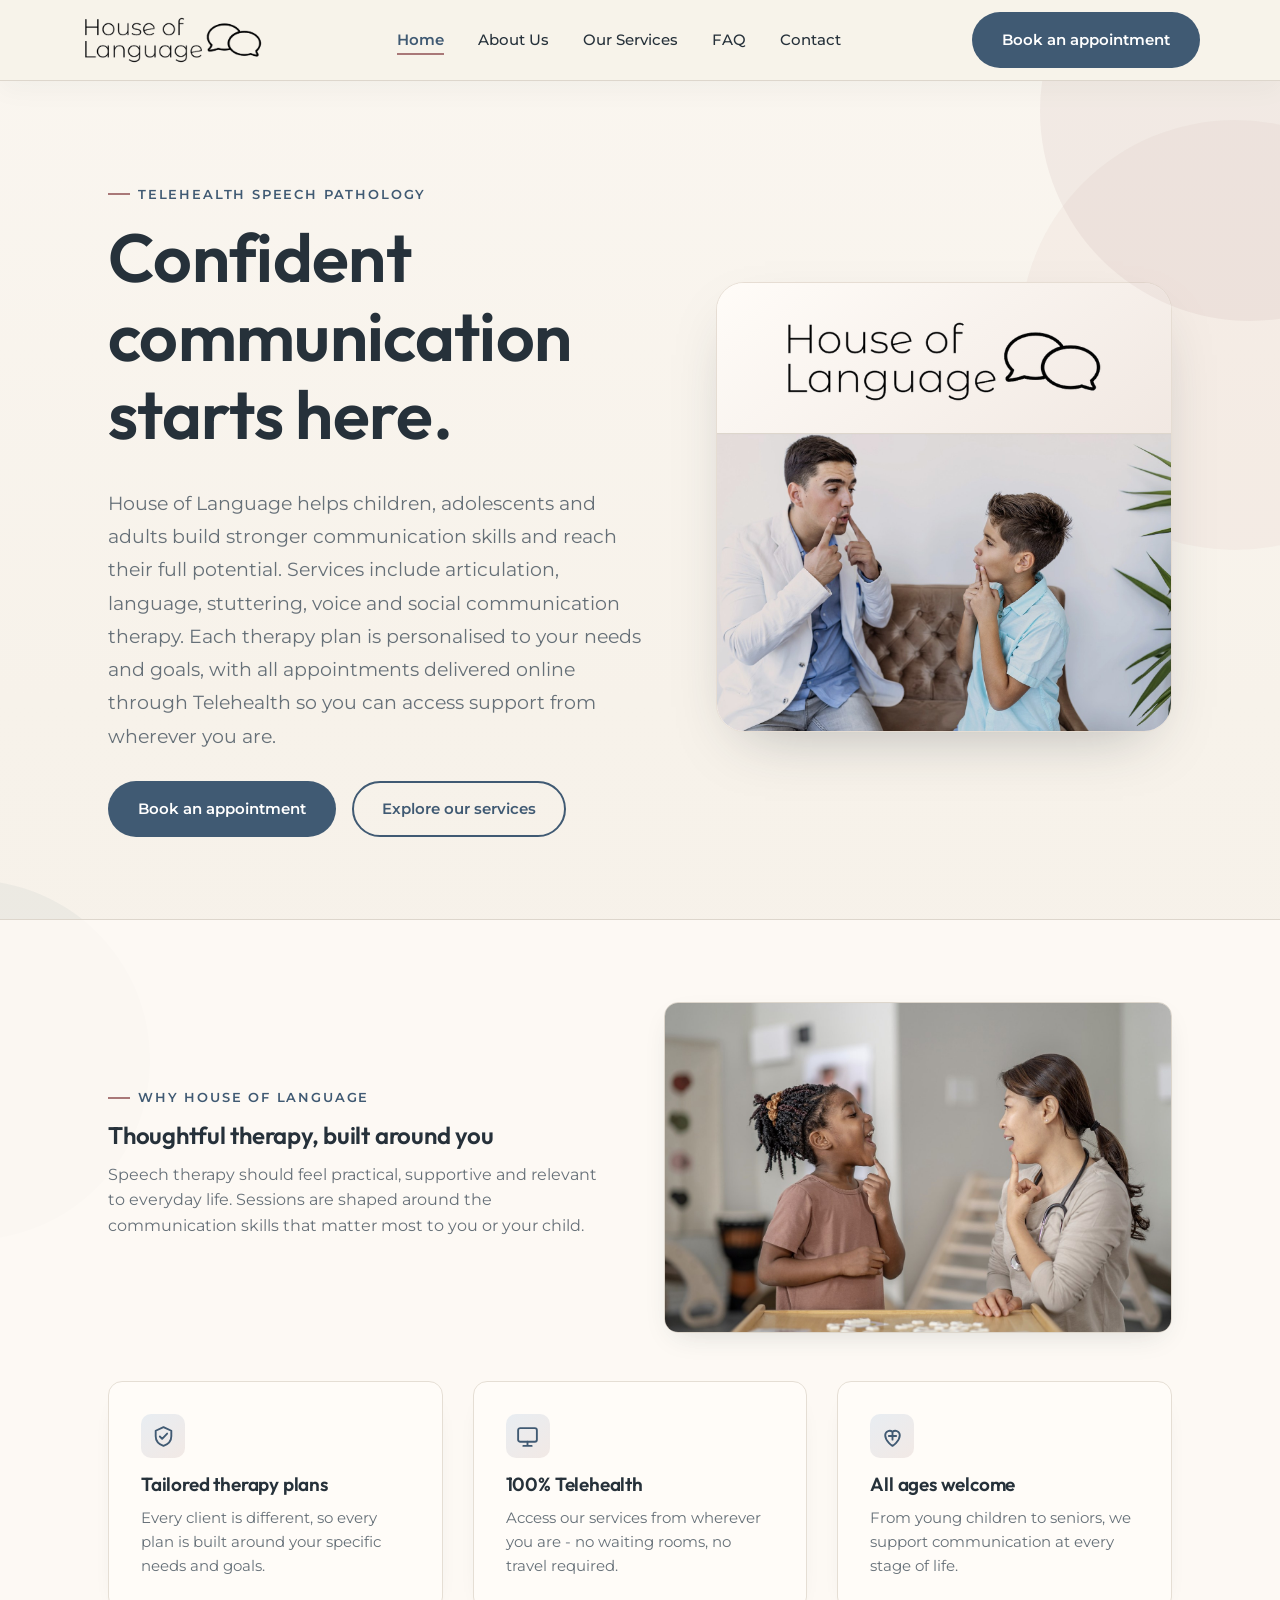
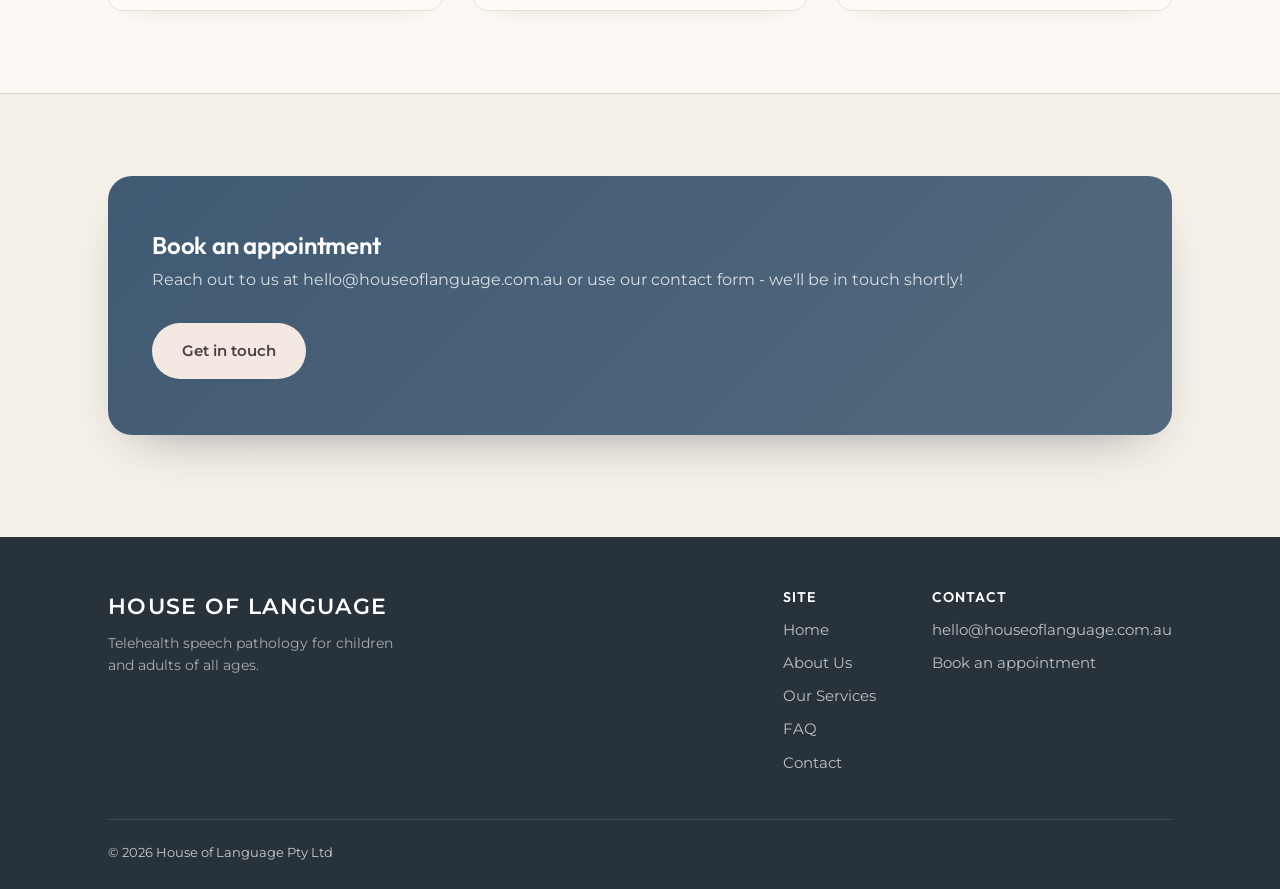
<file: index.html>
<!DOCTYPE html>
<html lang="en">
<head>
<meta charset="UTF-8">
<meta name="viewport" content="width=device-width, initial-scale=1">
<title>Telehealth Speech Pathologist Sydney | House of Language</title>
<meta name="description" content="Online speech pathology and speech therapy for children, adolescents and adults across Sydney and Australia. Support for speech sounds, language, literacy, stuttering and voice.">

<link rel="canonical" href="https://houseoflanguage.com.au/">
<meta name="robots" content="index, follow">
<meta property="og:type" content="website">
<meta property="og:site_name" content="House of Language">
<meta property="og:title" content="Telehealth Speech Pathologist Sydney | House of Language">
<meta property="og:description" content="Online speech pathology and speech therapy for children, adolescents and adults across Sydney and Australia. Support for speech sounds, language, literacy, stuttering and voice.">
<meta property="og:url" content="https://houseoflanguage.com.au/">
<meta property="og:image" content="https://houseoflanguage.com.au/logo-header.png">
<meta name="twitter:card" content="summary_large_image">
<meta name="twitter:title" content="Telehealth Speech Pathologist Sydney | House of Language">
<meta name="twitter:description" content="Online speech pathology and speech therapy for children, adolescents and adults across Sydney and Australia. Support for speech sounds, language, literacy, stuttering and voice.">
<link rel="preconnect" href="https://fonts.googleapis.com">
<link href="https://fonts.googleapis.com/css2?family=Montserrat:wght@400;500;600;700&family=Outfit:wght@500;600;700&display=swap" rel="stylesheet">
<script>document.documentElement.classList.add("js");</script>
<link rel="stylesheet" href="styles.css">
<script type="application/ld+json">{"@context": "https://schema.org", "@type": ["MedicalBusiness", "LocalBusiness"], "name": "House of Language", "url": "https://houseoflanguage.com.au/", "logo": "https://houseoflanguage.com.au/logo-header.png", "image": "https://houseoflanguage.com.au/logo-header.png", "email": "hello@houseoflanguage.com.au", "areaServed": ["Sydney", "New South Wales", "Australia"], "medicalSpecialty": "Speech-language pathology", "description": "Telehealth speech pathology assessment and therapy for children, adolescents and adults."}</script>
</head>
<body class="home-page">

<header class="site-header">
  <div class="wrap nav">
    <a href="index.html" class="brand"><img src="logo-header.png" alt="House of Language" class="header-logo"></a>
    <nav>
      <ul class="nav-links">
        <li><a href="index.html" class="active">Home</a></li>
        <li><a href="about.html">About Us</a></li>
        <li><a href="services.html">Our Services</a></li>
        <li><a href="faq.html">FAQ</a></li>
        <li><a href="contact.html">Contact</a></li>
      </ul>
    </nav>
    <div class="nav-cta">
      <a href="contact.html" class="btn btn-primary">Book an appointment</a>
      <button class="nav-toggle" aria-label="Toggle menu" aria-expanded="false"><span></span><span></span><span></span></button>
    </div>
  </div>
</header>

<div class="page-circles" aria-hidden="true">
  <span class="decor-circle circle-one"></span>
  <span class="decor-circle circle-two"></span>
  <span class="decor-circle circle-three"></span>
</div>

<section class="hero">
  <div class="wrap">
    <div>
      <div class="eyebrow">Telehealth speech pathology</div>
      <h1>Confident communication starts here.</h1>
      <p class="lede">House of Language helps children, adolescents and adults build stronger communication skills and reach their full potential. Services include articulation, language, stuttering, voice and social communication therapy. Each therapy plan is personalised to your needs and goals, with all appointments delivered online through Telehealth so you can access support from wherever you are.</p>
      <div class="hero-actions">
        <a href="contact.html" class="btn btn-primary">Book an appointment</a>
        <a href="services.html" class="btn btn-ghost">Explore our services</a>
      </div>
    </div>
    <div class="hero-brand" aria-label="House of Language speech pathology">
      <div class="hero-brand-logo">
        <img src="logo-header.png" alt="House of Language speech pathology">
      </div>
      <img class="hero-brand-photo" src="home-therapy-new.jpg" alt="Speech pathologist supporting a child during speech sound practice">
    </div>
  </div>
</section>

<section class="section-alt">
  <div class="wrap">
    <div class="grid grid-2" style="align-items:center;gap:48px;margin-bottom:48px;">
      <div>
        <div class="eyebrow">Why House of Language</div>
        <h2>Thoughtful therapy, built around you</h2>
        <p>Speech therapy should feel practical, supportive and relevant to everyday life. Sessions are shaped around the communication skills that matter most to you or your child.</p>
      </div>
      <div class="photo-frame">
        <img src="homepage-secondary.jpg" alt="Speech pathologist helping a child practise speech sounds">
      </div>
    </div>
    <div class="grid grid-3">
      <div class="card">
        <div class="icon" aria-hidden="true"><svg viewBox="0 0 24 24"><path d="M12 3 4.5 6.5v5.2c0 4.7 3.1 7.7 7.5 9.3 4.4-1.6 7.5-4.6 7.5-9.3V6.5L12 3Z"/><path d="m8.5 12 2.2 2.2 4.8-5"/></svg></div>
        <h3>Tailored therapy plans</h3>
        <p>Every client is different, so every plan is built around your specific needs and goals.</p>
      </div>
      <div class="card">
        <div class="icon" aria-hidden="true"><svg viewBox="0 0 24 24"><rect x="3" y="4" width="18" height="13" rx="2"/><path d="M8 21h8M12 17v4"/></svg></div>
        <h3>100% Telehealth</h3>
        <p>Access our services from wherever you are - no waiting rooms, no travel required.</p>
      </div>
      <div class="card">
        <div class="icon" aria-hidden="true"><svg viewBox="0 0 24 24"><path d="M12 21s-7-4.4-7-10.2A4.3 4.3 0 0 1 12 7.5a4.3 4.3 0 0 1 7 3.3C19 16.6 12 21 12 21Z"/><path d="M8.5 11.5h7M12 8v7"/></svg></div>
        <h3>All ages welcome</h3>
        <p>From young children to seniors, we support communication at every stage of life.</p>
      </div>
    </div>
  </div>
</section>

<section>
  <div class="wrap">
    <div class="cta-band">
      <div>
        <h2>Book an appointment</h2>
        <p>Reach out to us at hello@houseoflanguage.com.au or use our contact form - we'll be in touch shortly!</p>
      </div>
      <a href="contact.html" class="btn btn-primary">Get in touch</a>
    </div>
  </div>
</section>

<footer>
  <div class="wrap">
    <div class="footer-top">
      <div>
        <div class="footer-wordmark" aria-label="House of Language">HOUSE OF LANGUAGE</div>
        <p style="max-width:32ch;color:rgba(255,255,255,.6);font-size:14px;">Telehealth speech pathology for children and adults of all ages.</p>
      </div>
      <div class="footer-cols">
        <div class="footer-col">
          <h4>Site</h4>
          <a href="index.html">Home</a>
          <a href="about.html">About Us</a>
          <a href="services.html">Our Services</a>
          <a href="faq.html">FAQ</a>
          <a href="contact.html">Contact</a>
        </div>
        <div class="footer-col">
          <h4>Contact</h4>
          <a href="mailto:hello@houseoflanguage.com.au">hello@houseoflanguage.com.au</a>
          <a href="contact.html">Book an appointment</a>
        </div>
      </div>
    </div>
    <div class="footer-bottom">
      <span>&copy; 2026 House of Language Pty Ltd</span>
    </div>
  </div>
</footer>

<script src="script.js"></script>
</body>
</html>
</file>
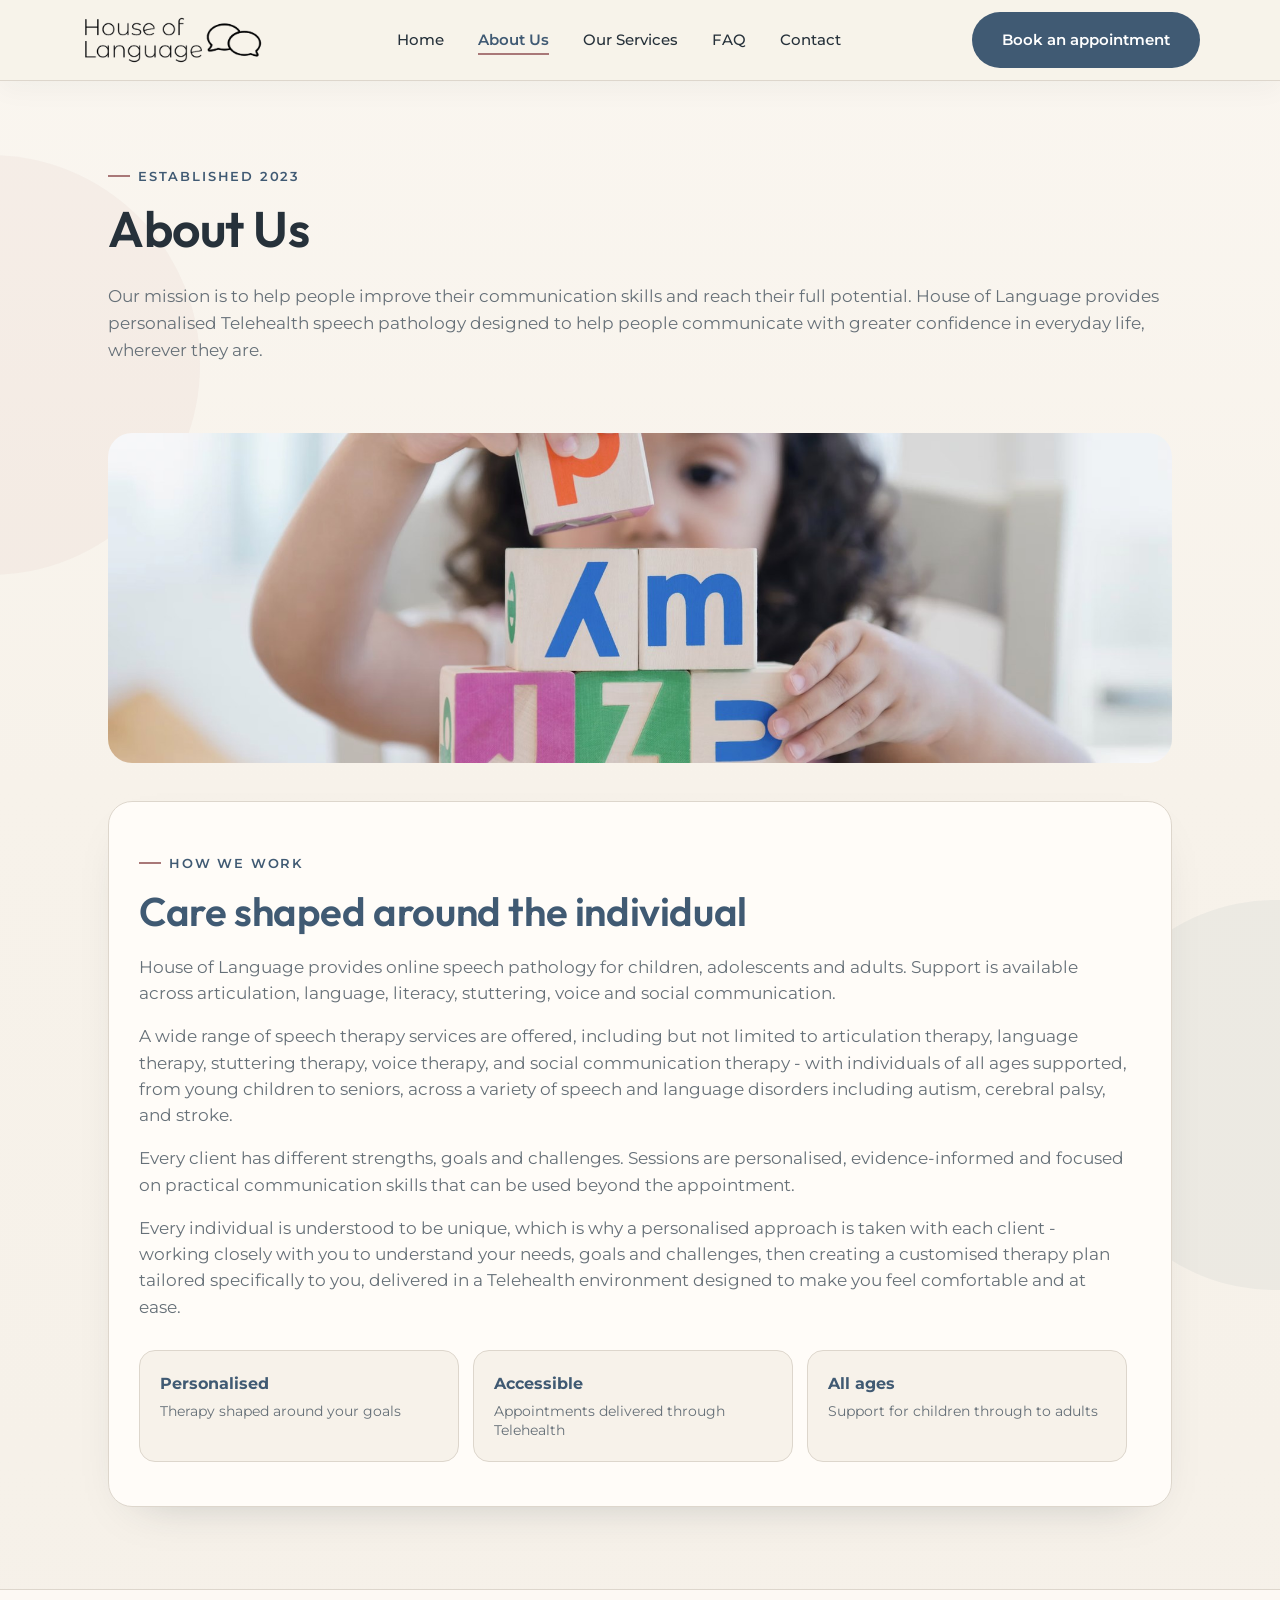
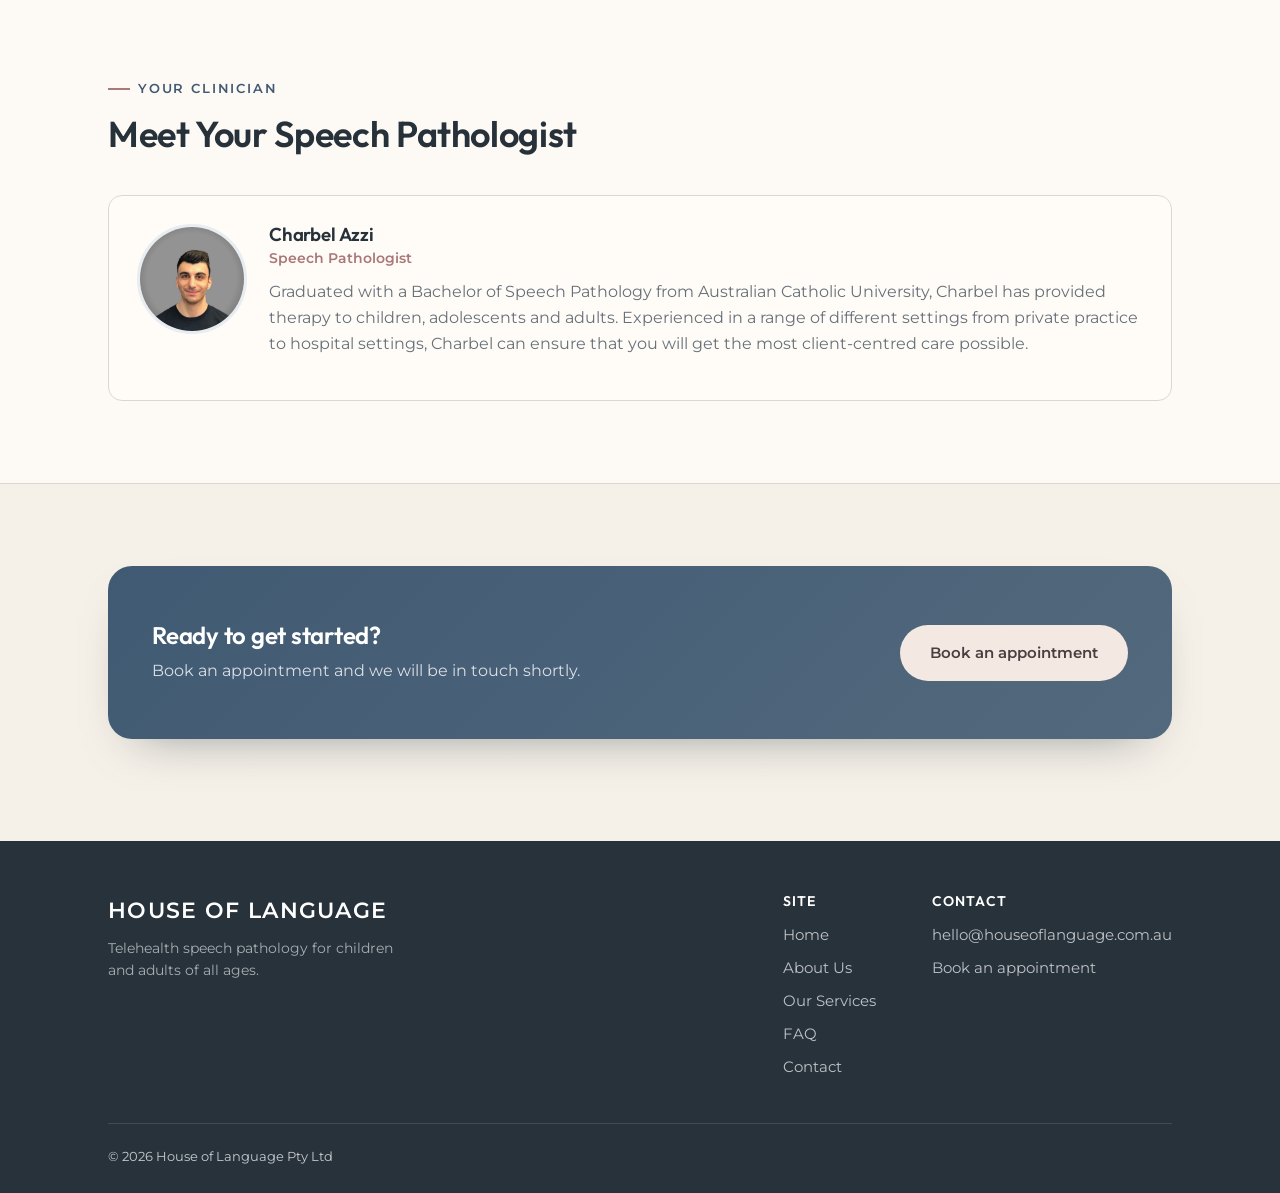
<file: about.html>
<!DOCTYPE html>
<html lang="en">
<head>
<meta charset="UTF-8">
<meta name="viewport" content="width=device-width, initial-scale=1">
<title>About House of Language | Speech Pathologist Sydney</title>
<meta name="description" content="Meet Charbel Azzi, a Sydney speech pathologist providing personalised Telehealth assessment and therapy for children, adolescents and adults.">

<link rel="canonical" href="https://houseoflanguage.com.au/about.html">
<meta name="robots" content="index, follow">
<meta property="og:type" content="website">
<meta property="og:site_name" content="House of Language">
<meta property="og:title" content="About House of Language | Speech Pathologist Sydney">
<meta property="og:description" content="Meet Charbel Azzi, a Sydney speech pathologist providing personalised Telehealth assessment and therapy for children, adolescents and adults.">
<meta property="og:url" content="https://houseoflanguage.com.au/about.html">
<meta property="og:image" content="https://houseoflanguage.com.au/logo-header.png">
<meta name="twitter:card" content="summary_large_image">
<meta name="twitter:title" content="About House of Language | Speech Pathologist Sydney">
<meta name="twitter:description" content="Meet Charbel Azzi, a Sydney speech pathologist providing personalised Telehealth assessment and therapy for children, adolescents and adults.">
<link rel="preconnect" href="https://fonts.googleapis.com">
<link href="https://fonts.googleapis.com/css2?family=Montserrat:wght@400;500;600;700&family=Outfit:wght@500;600;700&display=swap" rel="stylesheet">
<script>document.documentElement.classList.add("js");</script>
<link rel="stylesheet" href="styles.css">
</head>
<body class="about-page">

<header class="site-header">
  <div class="wrap nav">
    <a href="index.html" class="brand"><img src="logo-header.png" alt="House of Language" class="header-logo"></a>
    <nav>
      <ul class="nav-links">
        <li><a href="index.html">Home</a></li>
        <li><a href="about.html" class="active">About Us</a></li>
        <li><a href="services.html">Our Services</a></li>
        <li><a href="faq.html">FAQ</a></li>
        <li><a href="contact.html">Contact</a></li>
      </ul>
    </nav>
    <div class="nav-cta">
      <a href="contact.html" class="btn btn-primary">Book an appointment</a>
      <button class="nav-toggle" aria-label="Toggle menu" aria-expanded="false"><span></span><span></span><span></span></button>
    </div>
  </div>
</header>

<div class="page-circles" aria-hidden="true">
  <span class="decor-circle circle-one"></span>
  <span class="decor-circle circle-two"></span>
  <span class="decor-circle circle-three"></span>
</div>

<section class="page-hero">
  <div class="wrap">
    <div class="eyebrow">Established 2023</div>
    <h1>About Us</h1>
    <p>Our mission is to help people improve their communication skills and reach their full potential. House of Language provides personalised Telehealth speech pathology designed to help people communicate with greater confidence in everyday life, wherever they are.</p>
  </div>
</section>

<section class="about-image-section">
  <div class="wrap">
    <div class="photo-banner about-banner">
      <img src="about-banner.jpg" alt="Child using alphabet blocks during a language and literacy activity">
    </div>
  </div>
</section>

<section class="about-story-section">
  <div class="wrap">
    <div class="about-story">
      <div class="eyebrow">How we work</div>
      <h2>Care shaped around the individual</h2>
      <p>House of Language provides online speech pathology for children, adolescents and adults. Support is available across articulation, language, literacy, stuttering, voice and social communication.</p>
      <p>A wide range of speech therapy services are offered, including but not limited to articulation therapy, language therapy, stuttering therapy, voice therapy, and social communication therapy - with individuals of all ages supported, from young children to seniors, across a variety of speech and language disorders including autism, cerebral palsy, and stroke.</p>
      <p>Every client has different strengths, goals and challenges. Sessions are personalised, evidence-informed and focused on practical communication skills that can be used beyond the appointment.</p>
      <p>Every individual is understood to be unique, which is why a personalised approach is taken with each client - working closely with you to understand your needs, goals and challenges, then creating a customised therapy plan tailored specifically to you, delivered in a Telehealth environment designed to make you feel comfortable and at ease.</p>
      <div class="about-highlights">
        <div><strong>Personalised</strong><span>Therapy shaped around your goals</span></div>
        <div><strong>Accessible</strong><span>Appointments delivered through Telehealth</span></div>
        <div><strong>All ages</strong><span>Support for children through to adults</span></div>
      </div>
    </div>
  </div>
</section>

<section class="section-alt">
  <div class="wrap">
    <div class="section-head">
      <div class="eyebrow">Your clinician</div>
      <h2>Meet Your Speech Pathologist</h2>
    </div>
    <div class="team-card">
      <img src="charbel-azzi.jpg" alt="Charbel Azzi, Speech Pathologist">
      <div>
        <h3>Charbel Azzi</h3>
        <span class="team-role">Speech Pathologist</span>
        <p>Graduated with a Bachelor of Speech Pathology from Australian Catholic University, Charbel has provided therapy to children, adolescents and adults. Experienced in a range of different settings from private practice to hospital settings, Charbel can ensure that you will get the most client-centred care possible.</p>
      </div>
    </div>
  </div>
</section>

<section>
  <div class="wrap">
    <div class="cta-band">
      <div>
        <h2>Ready to get started?</h2>
        <p>Book an appointment and we will be in touch shortly.</p>
      </div>
      <a href="contact.html" class="btn btn-primary">Book an appointment</a>
    </div>
  </div>
</section>

<footer>
  <div class="wrap">
    <div class="footer-top">
      <div>
        <div class="footer-wordmark" aria-label="House of Language">HOUSE OF LANGUAGE</div>
        <p style="max-width:32ch;color:rgba(255,255,255,.6);font-size:14px;">Telehealth speech pathology for children and adults of all ages.</p>
      </div>
      <div class="footer-cols">
        <div class="footer-col">
          <h4>Site</h4>
          <a href="index.html">Home</a>
          <a href="about.html">About Us</a>
          <a href="services.html">Our Services</a>
          <a href="faq.html">FAQ</a>
          <a href="contact.html">Contact</a>
        </div>
        <div class="footer-col">
          <h4>Contact</h4>
          <a href="mailto:hello@houseoflanguage.com.au">hello@houseoflanguage.com.au</a>
          <a href="contact.html">Book an appointment</a>
        </div>
      </div>
    </div>
    <div class="footer-bottom">
      <span>&copy; 2026 House of Language Pty Ltd</span>
    </div>
  </div>
</footer>

<script src="script.js"></script>
</body>
</html>
</file>
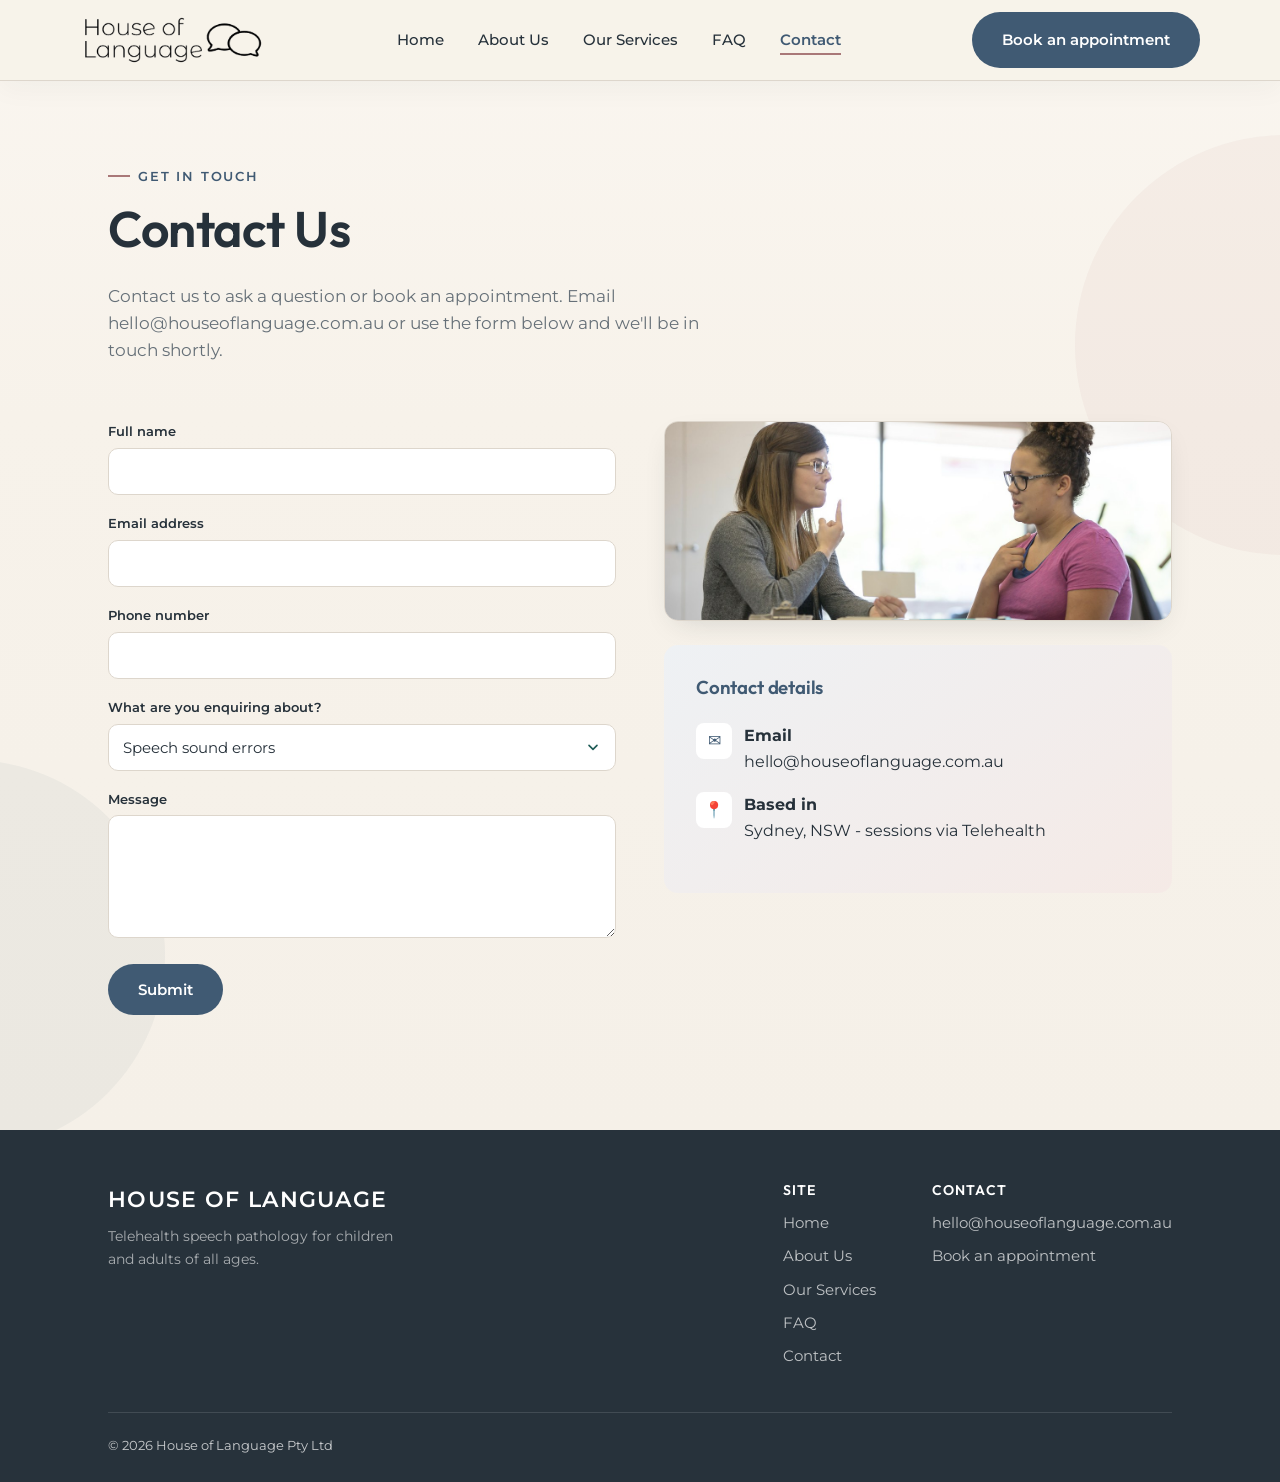
<file: contact.html>
<!DOCTYPE html>
<html lang="en">
<head>
<meta charset="UTF-8">
<meta name="viewport" content="width=device-width, initial-scale=1">
<title>Contact a Speech Pathologist Sydney | House of Language</title>
<meta name="description" content="Contact House of Language to ask a question or book a Telehealth speech pathology appointment for a child, adolescent or adult in Sydney or across Australia.">

<link rel="canonical" href="https://houseoflanguage.com.au/contact.html">
<meta name="robots" content="index, follow">
<meta property="og:type" content="website">
<meta property="og:site_name" content="House of Language">
<meta property="og:title" content="Contact a Speech Pathologist Sydney | House of Language">
<meta property="og:description" content="Contact House of Language to ask a question or book a Telehealth speech pathology appointment for a child, adolescent or adult in Sydney or across Australia.">
<meta property="og:url" content="https://houseoflanguage.com.au/contact.html">
<meta property="og:image" content="https://houseoflanguage.com.au/logo-header.png">
<meta name="twitter:card" content="summary_large_image">
<meta name="twitter:title" content="Contact a Speech Pathologist Sydney | House of Language">
<meta name="twitter:description" content="Contact House of Language to ask a question or book a Telehealth speech pathology appointment for a child, adolescent or adult in Sydney or across Australia.">
<link rel="preconnect" href="https://fonts.googleapis.com">
<link href="https://fonts.googleapis.com/css2?family=Montserrat:wght@400;500;600;700&family=Outfit:wght@500;600;700&display=swap" rel="stylesheet">
<script>document.documentElement.classList.add("js");</script>
<link rel="stylesheet" href="styles.css">
</head>
<body class="contact-page">

<header class="site-header">
  <div class="wrap nav">
    <a href="index.html" class="brand"><img src="logo-header.png" alt="House of Language" class="header-logo"></a>
    <nav>
      <ul class="nav-links">
        <li><a href="index.html">Home</a></li>
        <li><a href="about.html">About Us</a></li>
        <li><a href="services.html">Our Services</a></li>
        <li><a href="faq.html">FAQ</a></li>
        <li><a href="contact.html" class="active">Contact</a></li>
      </ul>
    </nav>
    <div class="nav-cta">
      <a href="contact.html" class="btn btn-primary">Book an appointment</a>
      <button class="nav-toggle" aria-label="Toggle menu" aria-expanded="false"><span></span><span></span><span></span></button>
    </div>
  </div>
</header>

<div class="page-circles" aria-hidden="true">
  <span class="decor-circle circle-one"></span>
  <span class="decor-circle circle-two"></span>
  <span class="decor-circle circle-three"></span>
</div>

<section class="page-hero">
  <div class="wrap">
    <div class="eyebrow">Get in touch</div>
    <h1>Contact Us</h1>
    <p>Contact us to ask a question or book an appointment. Email hello@houseoflanguage.com.au or use the form below and we'll be in touch shortly.</p>
  </div>
</section>

<section>
  <div class="wrap">
    <div class="contact-grid">
      <form id="contact-form" action="https://formspree.io/f/mkodrwqv" method="POST">
        <div class="field">
          <label for="name">Full name</label>
          <input type="text" id="name" name="name" required>
        </div>
        <div class="field">
          <label for="email">Email address</label>
          <input type="email" id="email" name="email" required>
        </div>
        <div class="field">
          <label for="phone">Phone number</label>
          <input type="tel" id="phone" name="phone">
        </div>
        <div class="field">
          <label for="service">What are you enquiring about?</label>
          <select id="service" name="service">
            <option>Speech sound errors</option>
            <option>Therapy for children with special needs</option>
            <option>Stuttering therapy</option>
            <option>Literacy, reading &amp; spelling</option>
            <option>Therapy for adults &amp; adolescents</option>
            <option>Voice therapy</option>
            <option>Something else</option>
          </select>
        </div>
        <div class="field">
          <label for="message">Message</label>
          <textarea id="message" name="message" rows="5" required></textarea>
        </div>
        <button type="submit" class="btn btn-primary">Submit</button>
        <p id="form-status" class="form-note"></p>
      </form>

      <div>
        <div class="photo-frame" style="height:200px;margin-bottom:24px;">
          <img src="hero-therapy-session.jpg" alt="Speech therapist in a telehealth-style consultation">
        </div>
        <div class="contact-info-card">
        <h3>Contact details</h3>
        <div class="contact-info-row">
          <div class="icon">✉</div>
          <div>
            <strong>Email</strong><br>
            <a href="mailto:hello@houseoflanguage.com.au">hello@houseoflanguage.com.au</a>
          </div>
        </div>
        <div class="contact-info-row">
          <div class="icon">📍</div>
          <div>
            <strong>Based in</strong><br>
            Sydney, NSW - sessions via Telehealth
          </div>
        </div>
        </div>
      </div>
    </div>
  </div>
</section>

<footer>
  <div class="wrap">
    <div class="footer-top">
      <div>
        <div class="footer-wordmark" aria-label="House of Language">HOUSE OF LANGUAGE</div>
        <p style="max-width:32ch;color:rgba(255,255,255,.6);font-size:14px;">Telehealth speech pathology for children and adults of all ages.</p>
      </div>
      <div class="footer-cols">
        <div class="footer-col">
          <h4>Site</h4>
          <a href="index.html">Home</a>
          <a href="about.html">About Us</a>
          <a href="services.html">Our Services</a>
          <a href="faq.html">FAQ</a>
          <a href="contact.html">Contact</a>
        </div>
        <div class="footer-col">
          <h4>Contact</h4>
          <a href="mailto:hello@houseoflanguage.com.au">hello@houseoflanguage.com.au</a>
          <a href="contact.html">Book an appointment</a>
        </div>
      </div>
    </div>
    <div class="footer-bottom">
      <span>&copy; 2026 House of Language Pty Ltd</span>
    </div>
  </div>
</footer>

<script src="script.js"></script>
</body>
</html>
</file>
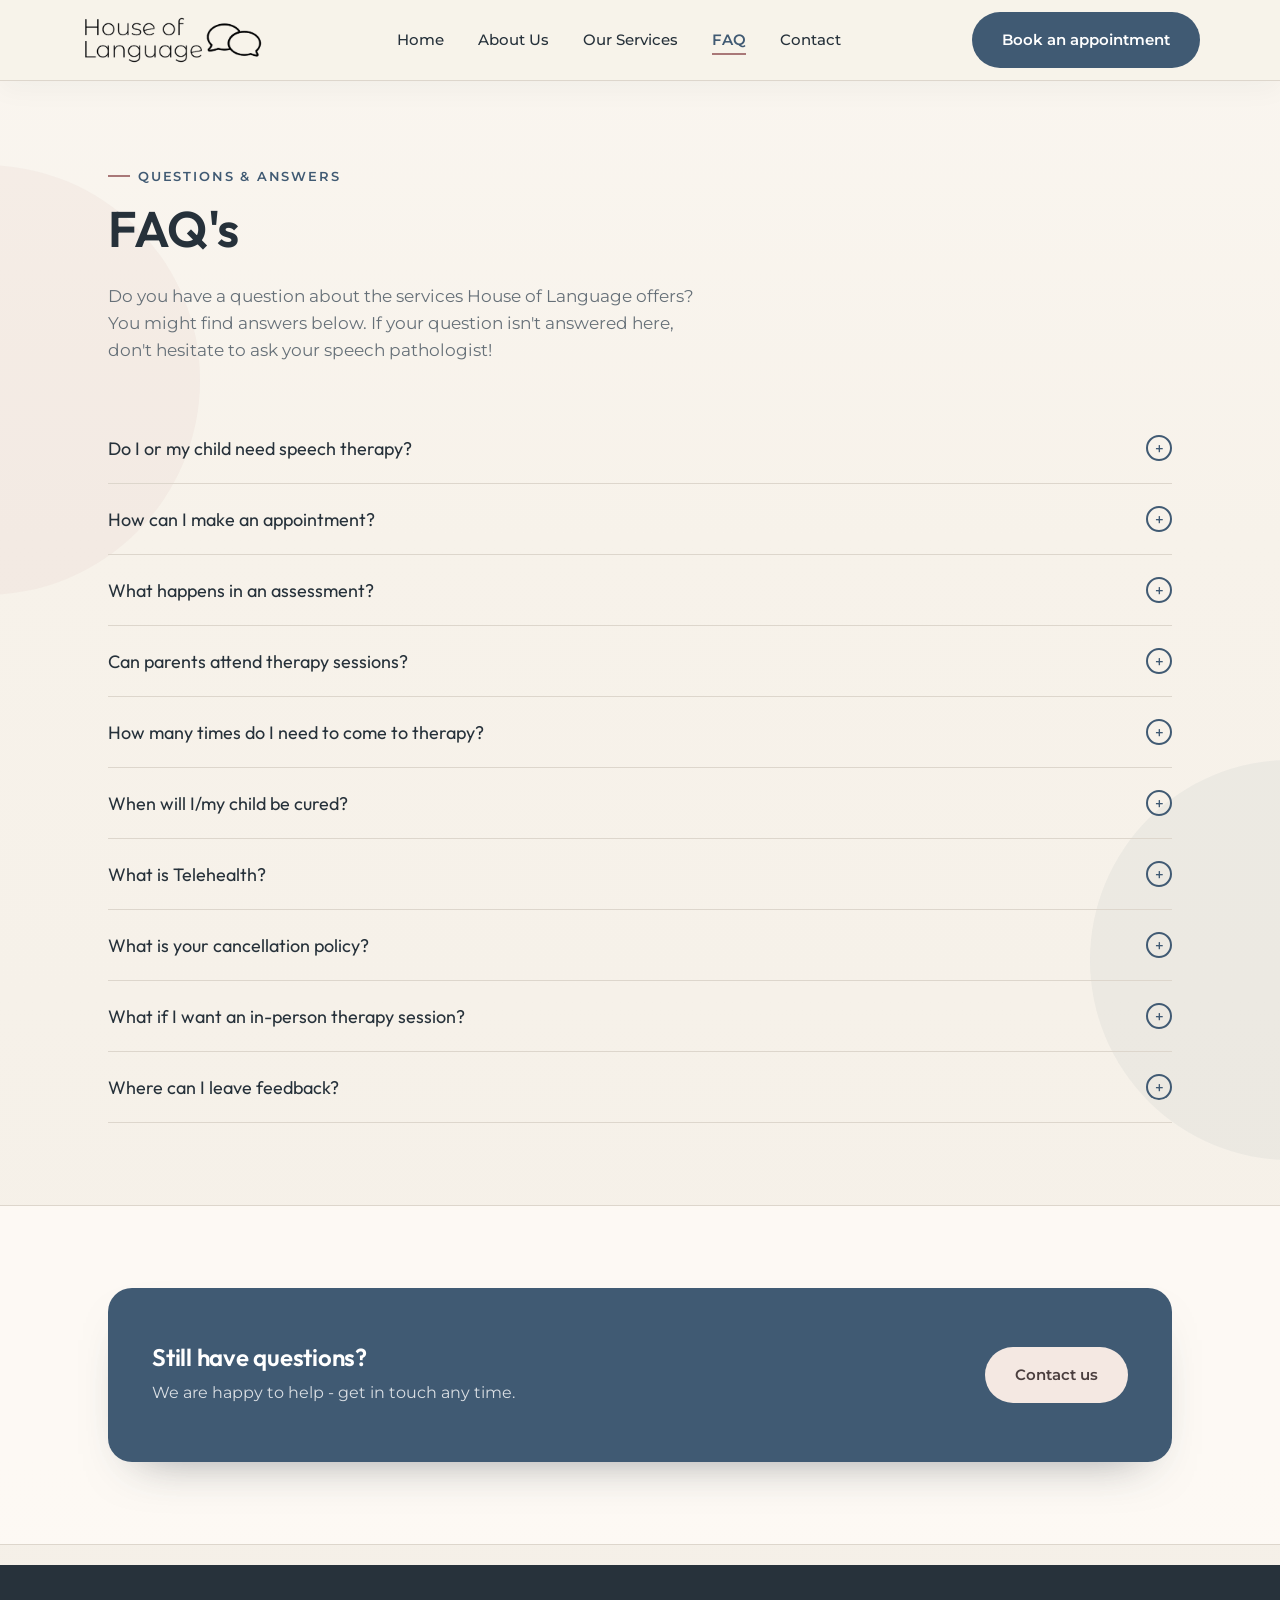
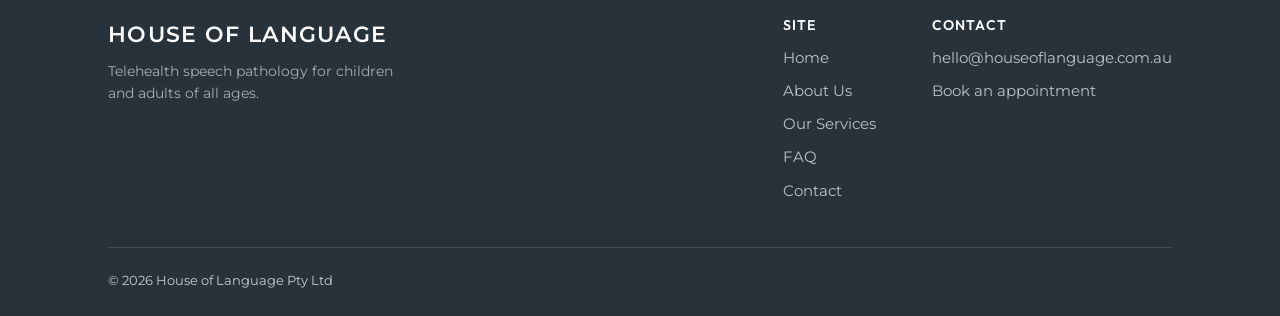
<file: faq.html>
<!DOCTYPE html>
<html lang="en">
<head>
<meta charset="UTF-8">
<meta name="viewport" content="width=device-width, initial-scale=1">
<title>Speech Pathology FAQ | House of Language Sydney</title>
<meta name="description" content="Answers about speech therapy, Telehealth appointments, assessments, therapy frequency, cancellations and speech pathology services in Sydney.">

<link rel="canonical" href="https://houseoflanguage.com.au/faq.html">
<meta name="robots" content="index, follow">
<meta property="og:type" content="website">
<meta property="og:site_name" content="House of Language">
<meta property="og:title" content="Speech Pathology FAQ | House of Language Sydney">
<meta property="og:description" content="Answers about speech therapy, Telehealth appointments, assessments, therapy frequency, cancellations and speech pathology services in Sydney.">
<meta property="og:url" content="https://houseoflanguage.com.au/faq.html">
<meta property="og:image" content="https://houseoflanguage.com.au/logo-header.png">
<meta name="twitter:card" content="summary_large_image">
<meta name="twitter:title" content="Speech Pathology FAQ | House of Language Sydney">
<meta name="twitter:description" content="Answers about speech therapy, Telehealth appointments, assessments, therapy frequency, cancellations and speech pathology services in Sydney.">
<link rel="preconnect" href="https://fonts.googleapis.com">
<link href="https://fonts.googleapis.com/css2?family=Montserrat:wght@400;500;600;700&family=Outfit:wght@500;600;700&display=swap" rel="stylesheet">
<script>document.documentElement.classList.add("js");</script>
<link rel="stylesheet" href="styles.css">
</head>
<body class="faq-page">

<header class="site-header">
  <div class="wrap nav">
    <a href="index.html" class="brand"><img src="logo-header.png" alt="House of Language" class="header-logo"></a>
    <nav>
      <ul class="nav-links">
        <li><a href="index.html">Home</a></li>
        <li><a href="about.html">About Us</a></li>
        <li><a href="services.html">Our Services</a></li>
        <li><a href="faq.html" class="active">FAQ</a></li>
        <li><a href="contact.html">Contact</a></li>
      </ul>
    </nav>
    <div class="nav-cta">
      <a href="contact.html" class="btn btn-primary">Book an appointment</a>
      <button class="nav-toggle" aria-label="Toggle menu" aria-expanded="false"><span></span><span></span><span></span></button>
    </div>
  </div>
</header>

<div class="page-circles" aria-hidden="true">
  <span class="decor-circle circle-one"></span>
  <span class="decor-circle circle-two"></span>
  <span class="decor-circle circle-three"></span>
</div>

<section class="page-hero">
  <div class="wrap">
    <div class="eyebrow">Questions &amp; answers</div>
    <h1>FAQ's</h1>
    <p>Do you have a question about the services House of Language offers? You might find answers below. If your question isn't answered here, don't hesitate to ask your speech pathologist!</p>
  </div>
</section>

<section>
  <div class="wrap">
    <div class="faq-list">

      <div class="faq-item">
        <button class="faq-q"><span>Do I or my child need speech therapy?</span><span class="plus">+</span></button>
        <div class="faq-a"><div class="faq-a-inner">
          <p>If you feel that your child is behind their peers, they may have a speech and/or language delay. This can include others having difficulty understanding what your child says, your child having difficulty remembering new things and/or following directions, or difficulty learning to read and write.</p>
          <p>You can look at some language milestones for different ages to see if your child is struggling in these areas. Otherwise, if you feel you're having difficulty with your own speech or understanding, you may be a good candidate for speech therapy.</p>
          <p>To find out more, feel free to <a href="contact.html" style="color:var(--teal-deep);text-decoration:underline;">reach out here</a>.</p>
        </div></div>
      </div>

      <div class="faq-item">
        <button class="faq-q"><span>How can I make an appointment?</span><span class="plus">+</span></button>
        <div class="faq-a"><div class="faq-a-inner">
          <p>You can <a href="contact.html" style="color:var(--teal-deep);text-decoration:underline;">book an appointment here</a> and we will be in touch!</p>
        </div></div>
      </div>

      <div class="faq-item">
        <button class="faq-q"><span>What happens in an assessment?</span><span class="plus">+</span></button>
        <div class="faq-a"><div class="faq-a-inner">
          <p>Depending on the age of the individual, assessments may include the following:</p>
          <p><strong>0–3 years:</strong> Play-based assessment that includes parent report. The child is assessed through play.</p>
          <p><strong>3–5 years:</strong> Preschoolers are typically assessed using a standardised assessment involving pointing and speaking tasks. If the child finds these too difficult, the therapist may use a play-based assessment instead.</p>
          <p><strong>5 years and up:</strong> Assessment may involve the person's speech, language, voice, fluency and literacy skills, changed based on the areas of concern expressed when the appointment is made.</p>
        </div></div>
      </div>

      <div class="faq-item">
        <button class="faq-q"><span>Can parents attend therapy sessions?</span><span class="plus">+</span></button>
        <div class="faq-a"><div class="faq-a-inner">
          <p>We are more than happy for you to sit in and watch your child's/relative's speech therapy session. By observing what happens, you're able to follow up on these skills at home using the same techniques as your therapist.</p>
          <p>Alternatively, you're welcome to sit out of the session if you feel this is more suitable, and come in towards the end to recap what occurred.</p>
        </div></div>
      </div>

      <div class="faq-item">
        <button class="faq-q"><span>How many times do I need to come to therapy?</span><span class="plus">+</span></button>
        <div class="faq-a"><div class="faq-a-inner">
          <p>Most of our clients attend therapy on a weekly basis depending on their needs. We can also prescribe homework so that what's learned in therapy can be generalised to everyday environments. Evidence shows the more consistently a person attends therapy, the quicker they will improve.</p>
        </div></div>
      </div>

      <div class="faq-item">
        <button class="faq-q"><span>When will I/my child be cured?</span><span class="plus">+</span></button>
        <div class="faq-a"><div class="faq-a-inner">
          <p>The length of therapy depends on several factors: the severity of the communication impairment, the ability of a person to learn new skills and remember them in different contexts, and whether follow-up work occurs outside the session.</p>
          <p>There's no way to conclude how long therapy will take for each person. At House of Language, we aim to improve an individual's communication impairment as soon as we can, to limit any impact on their ability to communicate with others.</p>
        </div></div>
      </div>

      <div class="faq-item">
        <button class="faq-q"><span>What is Telehealth?</span><span class="plus">+</span></button>
        <div class="faq-a"><div class="faq-a-inner">
          <p>Telehealth involves consulting your speech pathologist remotely via video calling software. Telehealth services can include diagnosis, treatment and prevention.</p>
          <p>Telehealth has played a critical role in ensuring the continuity of care for hundreds of thousands of Australian patients - allowing you to get the care you need, where and when you need it.</p>
        </div></div>
      </div>

      <div class="faq-item">
        <button class="faq-q"><span>What is your cancellation policy?</span><span class="plus">+</span></button>
        <div class="faq-a"><div class="faq-a-inner">
          <p><strong>Short notice cancellation:</strong> Cancellations within 3 days of your appointment will incur a 90% fee. In cases of emergencies, crises or natural disasters, the cancellation fee may be waived.</p>
          <p><strong>No shows:</strong> No-shows will be charged the full cost of the appointment.</p>
          <p><strong>Cancellation notices</strong> must be sent in writing via email or text message. Thank you for your understanding!</p>
        </div></div>
      </div>

      <div class="faq-item">
        <button class="faq-q"><span>What if I want an in-person therapy session?</span><span class="plus">+</span></button>
        <div class="faq-a"><div class="faq-a-inner">
          <p>Under special circumstances, we can organise in-house visits. Please contact us to find out whether you're eligible for this.</p>
        </div></div>
      </div>

      <div class="faq-item">
        <button class="faq-q"><span>Where can I leave feedback?</span><span class="plus">+</span></button>
        <div class="faq-a"><div class="faq-a-inner">
          <p>At House of Language, we welcome all feedback, both positive and constructive. Please <a href="contact.html" style="color:var(--teal-deep);text-decoration:underline;">reach out to us here</a> to pass on your feedback.</p>
        </div></div>
      </div>

    </div>
  </div>
</section>

<section class="section-alt">
  <div class="wrap">
    <div class="cta-band" style="background:var(--teal-deep);">
      <div>
        <h2>Still have questions?</h2>
        <p>We are happy to help - get in touch any time.</p>
      </div>
      <a href="contact.html" class="btn btn-primary">Contact us</a>
    </div>
  </div>
</section>

<footer>
  <div class="wrap">
    <div class="footer-top">
      <div>
        <div class="footer-wordmark" aria-label="House of Language">HOUSE OF LANGUAGE</div>
        <p style="max-width:32ch;color:rgba(255,255,255,.6);font-size:14px;">Telehealth speech pathology for children and adults of all ages.</p>
      </div>
      <div class="footer-cols">
        <div class="footer-col">
          <h4>Site</h4>
          <a href="index.html">Home</a>
          <a href="about.html">About Us</a>
          <a href="services.html">Our Services</a>
          <a href="faq.html">FAQ</a>
          <a href="contact.html">Contact</a>
        </div>
        <div class="footer-col">
          <h4>Contact</h4>
          <a href="mailto:hello@houseoflanguage.com.au">hello@houseoflanguage.com.au</a>
          <a href="contact.html">Book an appointment</a>
        </div>
      </div>
    </div>
    <div class="footer-bottom">
      <span>&copy; 2026 House of Language Pty Ltd</span>
    </div>
  </div>
</footer>

<script src="script.js"></script>
</body>
</html>
</file>
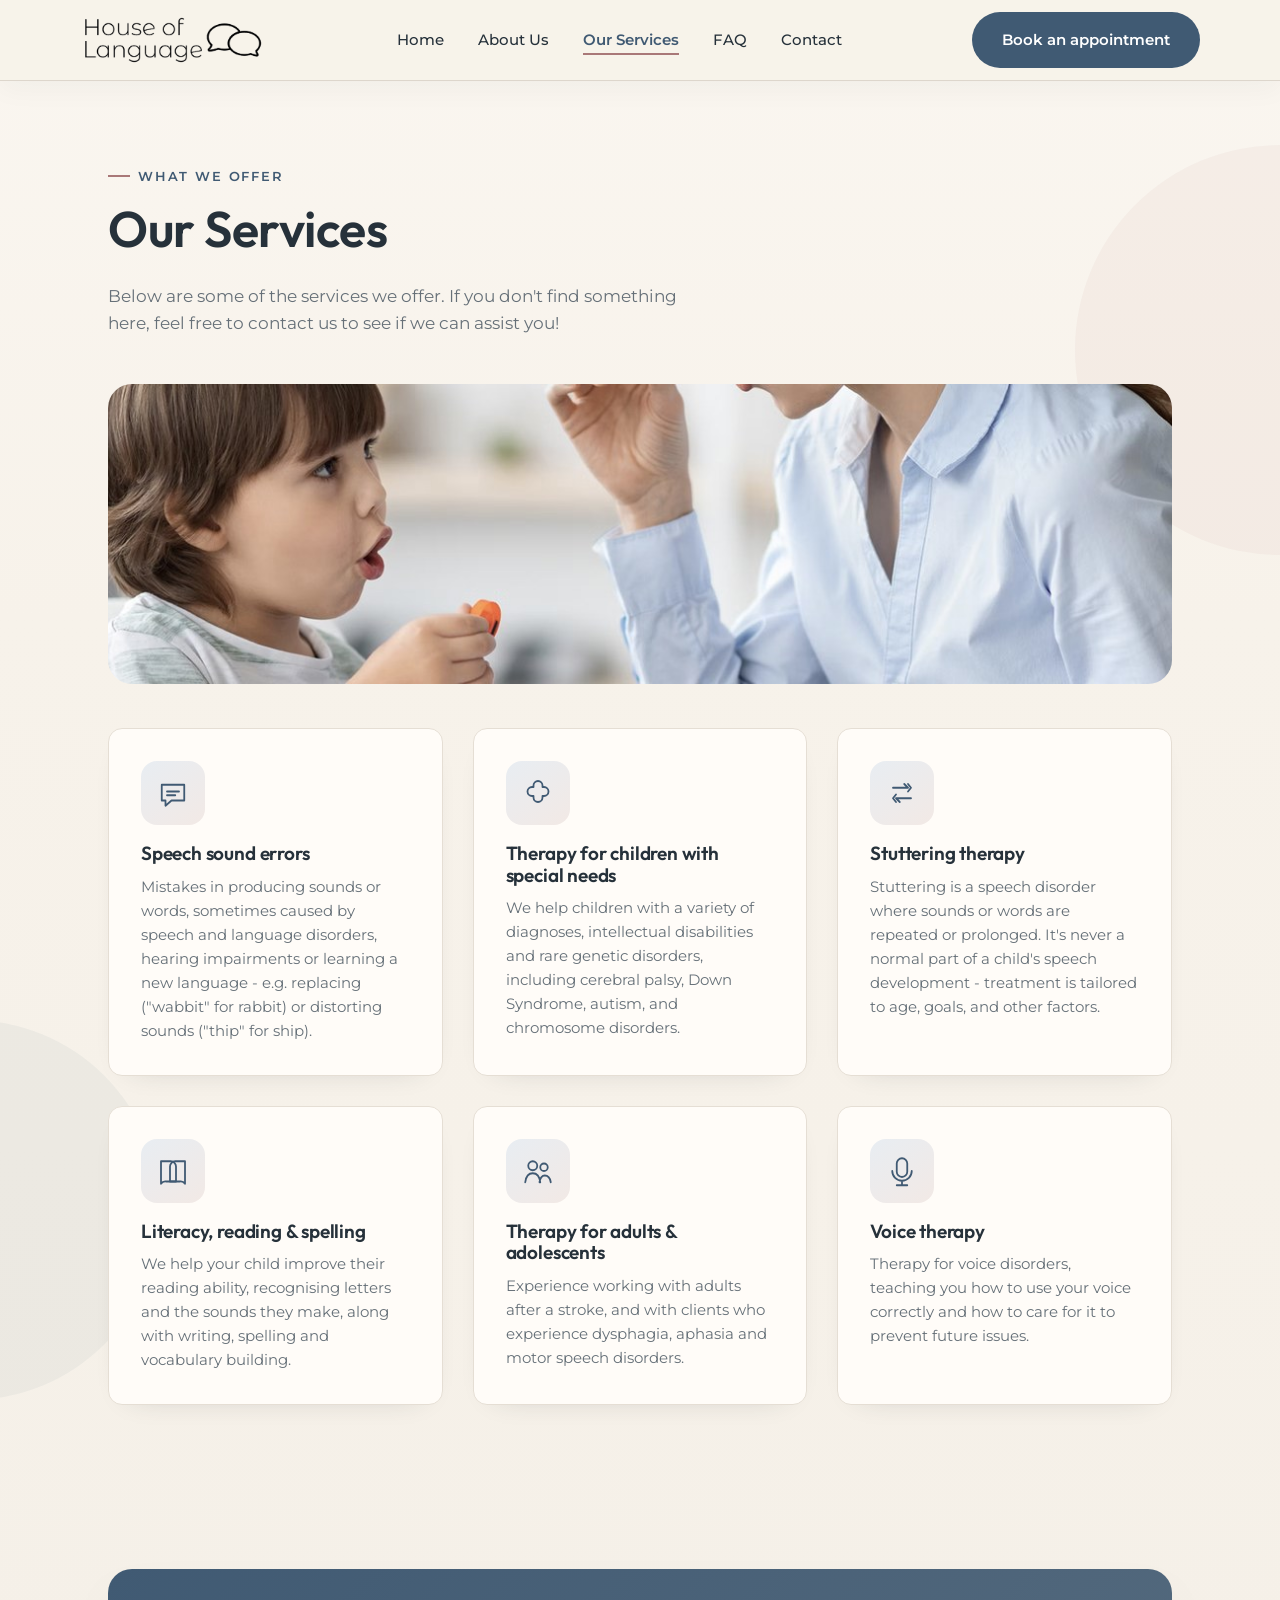
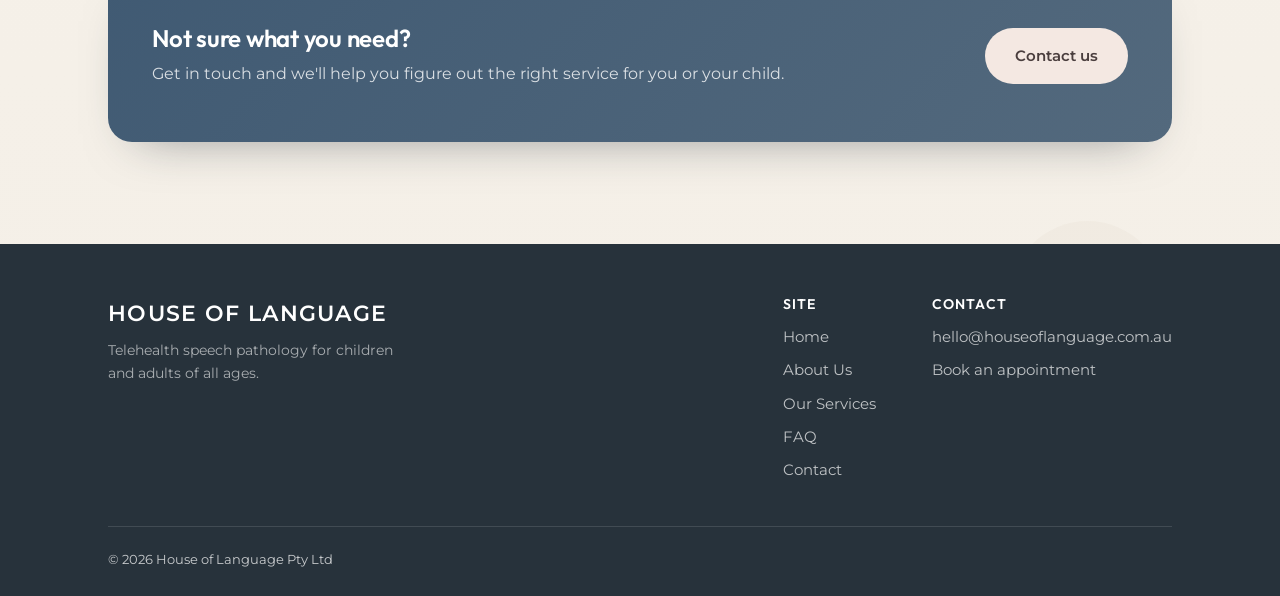
<file: services.html>
<!DOCTYPE html>
<html lang="en">
<head>
<meta charset="UTF-8">
<meta name="viewport" content="width=device-width, initial-scale=1">
<title>Speech Pathology Services Sydney | House of Language</title>
<meta name="description" content="Explore Telehealth speech pathology services for speech sounds, special needs, stuttering, literacy, adult communication and voice therapy across Sydney and Australia.">

<link rel="canonical" href="https://houseoflanguage.com.au/services.html">
<meta name="robots" content="index, follow">
<meta property="og:type" content="website">
<meta property="og:site_name" content="House of Language">
<meta property="og:title" content="Speech Pathology Services Sydney | House of Language">
<meta property="og:description" content="Explore Telehealth speech pathology services for speech sounds, special needs, stuttering, literacy, adult communication and voice therapy across Sydney and Australia.">
<meta property="og:url" content="https://houseoflanguage.com.au/services.html">
<meta property="og:image" content="https://houseoflanguage.com.au/logo-header.png">
<meta name="twitter:card" content="summary_large_image">
<meta name="twitter:title" content="Speech Pathology Services Sydney | House of Language">
<meta name="twitter:description" content="Explore Telehealth speech pathology services for speech sounds, special needs, stuttering, literacy, adult communication and voice therapy across Sydney and Australia.">
<link rel="preconnect" href="https://fonts.googleapis.com">
<link href="https://fonts.googleapis.com/css2?family=Montserrat:wght@400;500;600;700&family=Outfit:wght@500;600;700&display=swap" rel="stylesheet">
<script>document.documentElement.classList.add("js");</script>
<link rel="stylesheet" href="styles.css">
</head>
<body class="services-page">

<header class="site-header">
  <div class="wrap nav">
    <a href="index.html" class="brand"><img src="logo-header.png" alt="House of Language" class="header-logo"></a>
    <nav>
      <ul class="nav-links">
        <li><a href="index.html">Home</a></li>
        <li><a href="about.html">About Us</a></li>
        <li><a href="services.html" class="active">Our Services</a></li>
        <li><a href="faq.html">FAQ</a></li>
        <li><a href="contact.html">Contact</a></li>
      </ul>
    </nav>
    <div class="nav-cta">
      <a href="contact.html" class="btn btn-primary">Book an appointment</a>
      <button class="nav-toggle" aria-label="Toggle menu" aria-expanded="false"><span></span><span></span><span></span></button>
    </div>
  </div>
</header>

<div class="page-circles" aria-hidden="true">
  <span class="decor-circle circle-one"></span>
  <span class="decor-circle circle-two"></span>
  <span class="decor-circle circle-three"></span>
</div>

<section class="page-hero">
  <div class="wrap">
    <div class="eyebrow">What we offer</div>
    <h1>Our Services</h1>
    <p>Below are some of the services we offer. If you don't find something here, feel free to contact us to see if we can assist you!</p>
  </div>
</section>

<section class="services-content">
  <div class="wrap">
    <div class="photo-banner services-banner">
      <img src="services-banner.jpg" alt="Child participating in a speech and language activity with a therapist">
    </div>
    <div class="grid grid-3">
      <div class="card">
        <div class="service-icon"><svg viewBox="0 0 48 48" aria-hidden="true"><path d="M9 13h30v21H22l-8 7v-7H9V13Z"/><path d="M16 22h16M16 27h11"/></svg></div>
        <h3>Speech sound errors</h3>
        <p>Mistakes in producing sounds or words, sometimes caused by speech and language disorders, hearing impairments or learning a new language - e.g. replacing ("wabbit" for rabbit) or distorting sounds ("thip" for ship).</p>
      </div>
      <div class="card">
        <div class="service-icon"><svg viewBox="0 0 48 48" aria-hidden="true"><path d="M24 8a6 6 0 0 1 6 6v2h2a6 6 0 1 1 0 12h-2v2a6 6 0 1 1-12 0v-2h-2a6 6 0 1 1 0-12h2v-2a6 6 0 0 1 6-6Z"/></svg></div>
        <h3>Therapy for children with special needs</h3>
        <p>We help children with a variety of diagnoses, intellectual disabilities and rare genetic disorders, including cerebral palsy, Down Syndrome, autism, and chromosome disorders.</p>
      </div>
      <div class="card">
        <div class="service-icon"><svg viewBox="0 0 48 48" aria-hidden="true"><path d="M12 17h20l-5-5M36 31H16l5 5"/><path d="M32 12l4 5-4 5M16 26l-4 5 4 5"/></svg></div>
        <h3>Stuttering therapy</h3>
        <p>Stuttering is a speech disorder where sounds or words are repeated or prolonged. It's never a normal part of a child's speech development - treatment is tailored to age, goals, and other factors.</p>
      </div>
      <div class="card">
        <div class="service-icon"><svg viewBox="0 0 48 48" aria-hidden="true"><path d="M8 11h13a7 7 0 0 1 7 7v20H15a7 7 0 0 0-7 3V11Z"/><path d="M40 11H27a7 7 0 0 0-7 7v20h13a7 7 0 0 1 7 3V11Z"/></svg></div>
        <h3>Literacy, reading &amp; spelling</h3>
        <p>We help your child improve their reading ability, recognising letters and the sounds they make, along with writing, spelling and vocabulary building.</p>
      </div>
      <div class="card">
        <div class="service-icon"><svg viewBox="0 0 48 48" aria-hidden="true"><circle cx="17" cy="17" r="6"/><circle cx="32" cy="19" r="5"/><path d="M7 39c1-8 5-12 10-12s9 4 10 12M26 39c1-6 3-9 7-9s7 3 8 9"/></svg></div>
        <h3>Therapy for adults &amp; adolescents</h3>
        <p>Experience working with adults after a stroke, and with clients who experience dysphagia, aphasia and motor speech disorders.</p>
      </div>
      <div class="card">
        <div class="service-icon"><svg viewBox="0 0 48 48" aria-hidden="true"><rect x="17" y="7" width="14" height="25" rx="7"/><path d="M11 24a13 13 0 0 0 26 0M24 37v6M17 43h14"/></svg></div>
        <h3>Voice therapy</h3>
        <p>Therapy for voice disorders, teaching you how to use your voice correctly and how to care for it to prevent future issues.</p>
      </div>
    </div>
  </div>
</section>

<section>
  <div class="wrap">
    <div class="cta-band">
      <div>
        <h2>Not sure what you need?</h2>
        <p>Get in touch and we'll help you figure out the right service for you or your child.</p>
      </div>
      <a href="contact.html" class="btn btn-primary">Contact us</a>
    </div>
  </div>
</section>

<footer>
  <div class="wrap">
    <div class="footer-top">
      <div>
        <div class="footer-wordmark" aria-label="House of Language">HOUSE OF LANGUAGE</div>
        <p style="max-width:32ch;color:rgba(255,255,255,.6);font-size:14px;">Telehealth speech pathology for children and adults of all ages.</p>
      </div>
      <div class="footer-cols">
        <div class="footer-col">
          <h4>Site</h4>
          <a href="index.html">Home</a>
          <a href="about.html">About Us</a>
          <a href="services.html">Our Services</a>
          <a href="faq.html">FAQ</a>
          <a href="contact.html">Contact</a>
        </div>
        <div class="footer-col">
          <h4>Contact</h4>
          <a href="mailto:hello@houseoflanguage.com.au">hello@houseoflanguage.com.au</a>
          <a href="contact.html">Book an appointment</a>
        </div>
      </div>
    </div>
    <div class="footer-bottom">
      <span>&copy; 2026 House of Language Pty Ltd</span>
    </div>
  </div>
</footer>

<script src="script.js"></script>
</body>
</html>
</file>
<file: styles.css>
/* ============================================================
   House of Language - design tokens
   ============================================================ */
:root{
  --ink:        #26313A;
  --ink-soft:   #667078;
  --bg:         #F7F2EA;
  --card:       #FFFCF8;
  --teal-deep:  #405A73;
  --teal-mid:   #6F879C;
  --teal-pale:  #E8EDF2;
  --gold:       #A97878;
  --gold-soft:  #F1E4E0;
  --sage:       #B8C2B4;
  --line:       #DDD6CC;

  --font-display: "Outfit", -apple-system, BlinkMacSystemFont, "Segoe UI", sans-serif;
  --font-body: "Montserrat", -apple-system, BlinkMacSystemFont, "Segoe UI", sans-serif;

  --radius: 14px;
  --shadow: 0 10px 30px -12px rgba(28,43,48,0.18);
  --container: 1120px;
}

*,*::before,*::after{ box-sizing:border-box; }
html{ scroll-behavior:smooth; }
body{
  margin:0;
  font-family:var(--font-body);
  color:var(--ink);
  background:var(--bg);
  line-height:1.6;
  -webkit-font-smoothing:antialiased;
}
img{ max-width:100%; display:block; }
a{ color:inherit; text-decoration:none; }
h1,h2,h3,h4{ font-family:var(--font-display); font-weight:600; margin:0 0 .5em; line-height:1.15; letter-spacing:-0.01em; }
p{ margin:0 0 1em; color:var(--ink-soft); }
ul{ margin:0; padding:0; }
button{ font-family:inherit; }

.wrap{ max-width:var(--container); margin:0 auto; padding:0 28px; }
.eyebrow{
  display:inline-flex; align-items:center; gap:8px;
  font-size:13px; letter-spacing:.14em; text-transform:uppercase;
  color:var(--teal-deep); font-weight:600; margin-bottom:14px;
}
.eyebrow::before{
  content:""; width:22px; height:2px; background:var(--gold); display:inline-block;
}

:focus-visible{ outline:3px solid var(--gold); outline-offset:3px; border-radius:4px; }

/* ---------- Buttons ---------- */
.btn{
  display:inline-flex; align-items:center; justify-content:center; gap:8px;
  padding:14px 28px; border-radius:999px; font-weight:600; font-size:15px;
  border:2px solid transparent; cursor:pointer; transition:transform .15s ease, box-shadow .15s ease, background .15s ease;
}
.btn-primary{ background:var(--teal-deep); color:#fff; }
.btn-primary:hover{ background:var(--teal-mid); transform:translateY(-1px); box-shadow:0 10px 24px -10px rgba(64,90,115,.45); }
.btn-ghost{ background:transparent; color:var(--teal-deep); border-color:var(--teal-deep); }
.btn-ghost:hover{ background:var(--teal-pale); }

/* ---------- Header ---------- */
.site-header{
  position:sticky; top:0; z-index:50;
  background:rgba(247,242,234,0.92); backdrop-filter:blur(10px);
  border-bottom:1px solid var(--line);
}
.nav{
  display:flex; align-items:center; justify-content:space-between;
  padding:12px 0;
}
.brand{
  display:flex; align-items:center; gap:10px;
  font-family:var(--font-display); font-size:21px; font-weight:600; color:var(--teal-deep);
}
.brand .mark{ color:var(--gold); }
.nav-links{ display:flex; align-items:center; gap:34px; list-style:none; }
.nav-links a{
  font-size:15px; font-weight:500; color:var(--ink); position:relative; padding:4px 0;
}
.nav-links a::after{
  content:""; position:absolute; left:0; right:0; bottom:-2px; height:2px; background:var(--gold);
  transform:scaleX(0); transform-origin:left; transition:transform .2s ease;
}
.nav-links a:hover::after, .nav-links a.active::after{ transform:scaleX(1); }
.nav-links a.active{ color:var(--teal-deep); font-weight:600; }
.nav-cta{ display:flex; align-items:center; gap:22px; }
.nav-toggle{ display:none; background:none; border:none; cursor:pointer; padding:6px; }
.nav-toggle span{ display:block; width:24px; height:2px; background:var(--ink); margin:5px 0; transition:.2s; }

@media (max-width:860px){
  .nav-links{
    position:fixed; inset:66px 0 0 0; background:var(--bg); flex-direction:column;
    justify-content:flex-start; padding:30px 28px; gap:22px; transform:translateX(100%);
    transition:transform .25s ease; overflow-y:auto;
  }
  .nav-links.open{ transform:translateX(0); }
  .nav-links a{ font-size:19px; }
  .nav-toggle{ display:block; }
  .nav-cta .btn-primary{ display:none; }
}

/* ---------- Hero ---------- */
.hero{ padding:76px 0 60px; }
.hero .wrap{ display:grid; grid-template-columns:1.1fr .9fr; gap:56px; align-items:center; }
.hero h1{ font-size:clamp(34px,4.6vw,54px); color:var(--teal-deep); }
.hero .lede{ font-size:18px; max-width:46ch; }
.hero-actions{ display:flex; gap:16px; margin-top:28px; flex-wrap:wrap; }

.wave-art{ position:relative; }
.wave-bars{ display:flex; align-items:center; justify-content:center; gap:6px; height:220px; }
.wave-bars span{
  width:8px; border-radius:6px; background:linear-gradient(180deg,var(--teal-mid),var(--teal-deep));
  animation:sway 2.6s ease-in-out infinite;
}
.wave-bars span:nth-child(odd){ background:linear-gradient(180deg,var(--gold),var(--gold-soft)); }
.wave-bars span:nth-child(1){ height:40%; animation-delay:.1s; }
.wave-bars span:nth-child(2){ height:70%; animation-delay:.3s; }
.wave-bars span:nth-child(3){ height:50%; animation-delay:.5s; }
.wave-bars span:nth-child(4){ height:90%; animation-delay:.2s; }
.wave-bars span:nth-child(5){ height:35%; animation-delay:.6s; }
.wave-bars span:nth-child(6){ height:100%; animation-delay:.15s; }
.wave-bars span:nth-child(7){ height:55%; animation-delay:.45s; }
.wave-bars span:nth-child(8){ height:75%; animation-delay:.25s; }
.wave-bars span:nth-child(9){ height:45%; animation-delay:.55s; }
.wave-bars span:nth-child(10){ height:65%; animation-delay:.35s; }
.wave-bars span:nth-child(11){ height:30%; animation-delay:.5s; }
@keyframes sway{ 0%,100%{ transform:scaleY(1); } 50%{ transform:scaleY(.55); } }
@media (prefers-reduced-motion:reduce){ .wave-bars span{ animation:none; } }

/* ---------- Section divider (waveform rule) ---------- */
.divider{ width:100%; height:26px; margin:0 auto; opacity:.55; }

/* ---------- Sections ---------- */
section{ padding:64px 0; }
.section-alt{ background:var(--card); border-top:1px solid var(--line); border-bottom:1px solid var(--line); }
.section-head{ max-width:640px; margin-bottom:40px; }
.section-head h2{ font-size:clamp(26px,3.2vw,36px); color:var(--teal-deep); }

/* ---------- Cards / grids ---------- */
.grid{ display:grid; gap:24px; }
.grid-3{ grid-template-columns:repeat(3,1fr); }
.grid-2{ grid-template-columns:repeat(2,1fr); }
@media (max-width:860px){ .grid-3, .grid-2{ grid-template-columns:1fr; } }

.card{
  background:var(--card); border:1px solid var(--line); border-radius:var(--radius);
  padding:28px; transition:transform .18s ease, box-shadow .18s ease;
}
.card:hover{ transform:translateY(-4px); box-shadow:var(--shadow); }
.card .icon{
  width:44px; height:44px; border-radius:10px; background:var(--teal-pale);
  display:flex; align-items:center; justify-content:center; margin-bottom:16px; color:var(--teal-deep);
}
.card h3{ font-size:19px; color:var(--ink); }
.card p{ font-size:15px; margin-bottom:0; }

/* ---------- Photo frame ---------- */
.photo-frame{
  border-radius: var(--radius);
  overflow:hidden;
  box-shadow: var(--shadow);
  border:1px solid var(--line);
}
.photo-frame img{ width:100%; height:100%; object-fit:cover; display:block; }
.photo-banner{ border-radius: var(--radius); overflow:hidden; margin:40px 0; }
.photo-banner img{ width:100%; display:block; max-height:340px; object-fit:cover; }

/* ---------- Team ---------- */
.team-card{ display:flex; gap:22px; align-items:flex-start; background:var(--card); border:1px solid var(--line); border-radius:var(--radius); padding:28px; }
.team-card img{ width:110px; height:110px; border-radius:50%; object-fit:cover; flex-shrink:0; border:3px solid var(--teal-pale); }
.team-card h3{ margin-bottom:2px; color:var(--teal-deep); }
.team-role{ color:var(--gold); font-weight:600; font-size:14px; margin-bottom:10px; display:block; }

/* ---------- FAQ accordion ---------- */
.faq-list{ width:100%; max-width:none; }
.faq-item{ border-bottom:1px solid var(--line); }
.faq-q{
  width:100%; text-align:left; background:none; border:none; cursor:pointer;
  padding:22px 0; display:flex; justify-content:space-between; align-items:center;
  font-family:var(--font-display); font-size:18px; color:var(--ink); gap:20px;
}
.faq-q .plus{
  flex-shrink:0; width:26px; height:26px; border-radius:50%; border:2px solid var(--teal-deep);
  color:var(--teal-deep); display:flex; align-items:center; justify-content:center; font-size:16px;
  transition:transform .2s ease, background .2s ease, color .2s ease;
}
.faq-item.open .faq-q .plus{ background:var(--teal-deep); color:#fff; transform:rotate(45deg); }
.faq-a{ max-height:0; overflow:hidden; transition:max-height .3s ease; }
.faq-a-inner{ padding-bottom:22px; font-size:15.5px; max-width:70ch; }
.faq-a p{ margin-bottom:12px; }

/* ---------- CTA band ---------- */
.cta-band{
  background:var(--teal-deep); color:#fff; border-radius:24px; padding:56px 44px;
  display:flex; align-items:center; justify-content:space-between; gap:30px; flex-wrap:wrap;
}
.cta-band h2{ color:#fff; margin-bottom:8px; }
.cta-band p{ color:rgba(255,255,255,.8); margin-bottom:0; }
.cta-band .btn-primary{ background:var(--gold); }
.cta-band .btn-primary:hover{ background:#8F6262; }

/* ---------- Contact / form ---------- */
.contact-grid{ display:grid; grid-template-columns:1fr 1fr; gap:48px; align-items:start; }
@media (max-width:860px){ .contact-grid{ grid-template-columns:1fr; } }
.field{ margin-bottom:18px; }
.field label{ display:block; font-size:13px; font-weight:600; color:var(--ink); margin-bottom:6px; }
.field input, .field textarea, .field select{
  width:100%; padding:13px 14px; border:1.5px solid var(--line); border-radius:10px;
  font-family:inherit; font-size:15px; background:#fff; color:var(--ink);
}
.field select{
  appearance:none; -webkit-appearance:none; -moz-appearance:none;
  cursor:pointer;
  padding-right:42px;
  background-image:url("data:image/svg+xml;charset=UTF-8,%3Csvg xmlns='http://www.w3.org/2000/svg' viewBox='0 0 20 20' fill='none' stroke='%231F5C57' stroke-width='2' stroke-linecap='round' stroke-linejoin='round'%3E%3Cpolyline points='5 8 10 13 15 8'/%3E%3C/svg%3E");
  background-repeat:no-repeat;
  background-position:right 14px center;
  background-size:16px;
}
.field select:hover{ border-color:var(--teal-mid); }
.field input:focus, .field textarea:focus, .field select:focus{ border-color:var(--teal-mid); outline:none; }
.form-note{ font-size:13px; color:var(--ink-soft); margin-top:10px; }
.form-note.is-error{ color:#B3261E; }

.form-confirmation{
  background:var(--card); border:1px solid var(--line); border-radius:var(--radius);
  padding:44px 36px; text-align:center;
}
.form-confirmation .confirm-icon{
  width:56px; height:56px; border-radius:50%; background:var(--teal-pale); color:var(--teal-deep);
  display:flex; align-items:center; justify-content:center; margin:0 auto 18px;
}
.form-confirmation h3{ color:var(--teal-deep); font-size:22px; margin-bottom:8px; }
.form-confirmation p{ margin-bottom:0; }
.contact-info-card{ background:var(--teal-pale); border-radius:var(--radius); padding:32px; }
.contact-info-card h3{ color:var(--teal-deep); }
.contact-info-row{ display:flex; gap:12px; align-items:flex-start; margin-bottom:18px; }
.contact-info-row .icon{ width:36px; height:36px; border-radius:8px; background:#fff; display:flex; align-items:center; justify-content:center; color:var(--teal-deep); flex-shrink:0; }

/* ---------- Footer ---------- */
footer{ background:var(--ink); color:rgba(255,255,255,.75); padding:52px 0 26px; margin-top:20px; }
.footer-top{ display:flex; justify-content:space-between; gap:40px; flex-wrap:wrap; padding-bottom:34px; border-bottom:1px solid rgba(255,255,255,.12); }
.footer-brand{ font-family:var(--font-display); font-size:20px; color:#fff; margin-bottom:10px; }
.footer-cols{ display:flex; gap:56px; flex-wrap:wrap; }
.footer-col h4{ color:#fff; font-size:14px; text-transform:uppercase; letter-spacing:.08em; margin-bottom:14px; }
.footer-col a{ display:block; font-size:14.5px; color:rgba(255,255,255,.7); margin-bottom:10px; }
.footer-col a:hover{ color:var(--gold-soft); }
.footer-bottom{ display:flex; justify-content:space-between; align-items:center; padding-top:22px; flex-wrap:wrap; gap:14px; font-size:13px; }
.social-row{ display:flex; gap:14px; }
.social-row a{ width:34px; height:34px; border-radius:50%; background:rgba(255,255,255,.08); display:flex; align-items:center; justify-content:center; }
.social-row a:hover{ background:var(--teal-mid); }

/* ---------- Page hero (inner pages) ---------- */
.page-hero{ padding:56px 0 24px; }
.page-hero h1{ color:var(--teal-deep); font-size:clamp(30px,4vw,44px); }
.page-hero p{ max-width:60ch; font-size:17px; }

/* ---------- Utility ---------- */
.mt-0{ margin-top:0; }
.center{ text-align:center; }


/* ---------- Brand refinements ---------- */
.header-logo{ height:48px; width:auto; display:block; }
.hero-brand{
  min-height:260px; padding:38px; border-radius:28px;
  background:linear-gradient(145deg,var(--card),var(--teal-pale));
  border:1px solid var(--line); box-shadow:var(--shadow);
  display:flex; flex-direction:column; align-items:center; justify-content:center; text-align:center;
}
.hero-brand img{ width:min(100%,360px); height:auto; }
.hero-brand span{ margin-top:18px; color:var(--teal-deep); font-weight:600; letter-spacing:.04em; }
.service-icon{
  width:64px; height:64px; border-radius:16px; background:var(--teal-pale);
  display:flex; align-items:center; justify-content:center; margin-bottom:18px;
}
.service-icon svg{ width:36px; height:36px; fill:none; stroke:var(--teal-deep); stroke-width:2.4; stroke-linecap:round; stroke-linejoin:round; }
.social-row svg{ width:17px; height:17px; fill:currentColor; }
.social-row a{ color:#fff; }
@media (max-width:860px){
  .header-logo{ height:42px; }
  .hero .wrap{ grid-template-columns:1fr; }
  .hero-brand{ min-height:210px; padding:28px; }
}


/* ---------- Premium layout refresh ---------- */
body{ background:linear-gradient(180deg,#FAF6F0 0%,var(--bg) 28%,#F4EFE7 100%); }
.site-header{ box-shadow:0 8px 28px rgba(38,49,58,.04); }
.nav{ min-height:76px; }
.header-logo{ height:54px; }
.hero{ padding:96px 0 82px; position:relative; overflow:hidden; }
.hero::before{ content:""; position:absolute; width:420px; height:420px; border-radius:50%; background:rgba(169,120,120,.09); right:-180px; top:-180px; pointer-events:none; }
.hero .wrap{ grid-template-columns:1.08fr .92fr; gap:72px; }
.hero h1{ font-size:clamp(42px,5.4vw,68px); max-width:11ch; color:var(--ink); }
.hero .lede{ font-size:19px; line-height:1.75; }
.hero-brand{ min-height:330px; padding:52px; background:linear-gradient(145deg,#FFFCF8 0%,#F1E8E2 100%); border-color:#E6DDD3; box-shadow:0 24px 60px -28px rgba(38,49,58,.35); }
.hero-brand span{ color:var(--ink-soft); font-weight:500; }
section{ padding:82px 0; }
.section-alt{ background:rgba(255,252,248,.76); }
.card{ padding:32px; border-color:#E5DED4; box-shadow:0 10px 30px -24px rgba(38,49,58,.32); }
.card:hover{ transform:translateY(-6px); box-shadow:0 22px 44px -28px rgba(38,49,58,.38); }
.card .icon,.service-icon{ background:linear-gradient(145deg,var(--teal-pale),#F2E9E5); }
.cta-band{ background:linear-gradient(135deg,#405A73 0%,#53697D 100%); box-shadow:0 22px 50px -30px rgba(38,49,58,.55); }
.cta-band .btn-primary{ background:#F4E8E2; color:#4A3E3E; }
.cta-band .btn-primary:hover{ background:#FFFFFF; }
.contact-info-card{ background:linear-gradient(145deg,#EEF1F4,#F5EAE6); }
footer{ background:#27323B; }
.footer-bottom{ justify-content:flex-start; }
.page-hero{ padding:78px 0 34px; }
.page-hero h1,.section-head h2,.team-card h3{ color:var(--ink); }
.team-role{ color:var(--gold); }
@media (max-width:860px){
  .hero{ padding:66px 0 54px; }
  .hero .wrap{ gap:40px; }
  .hero h1{ max-width:none; }
  .hero-brand{ min-height:230px; padding:34px; }
  section{ padding:62px 0; }
  .header-logo{ height:46px; }
}


/* ---------- July content and layout refresh ---------- */
.hero-brand{
  padding:0;
  overflow:hidden;
  display:grid;
  grid-template-rows:auto 1fr;
  min-height:430px;
  background:var(--card);
}
.hero-brand-logo{
  min-height:150px;
  padding:30px 38px 24px;
  display:flex;
  align-items:center;
  justify-content:center;
  background:linear-gradient(145deg,#FFFCF8 0%,#F1E8E2 100%);
}
.hero-brand-logo img{ width:min(100%,330px); height:auto; }
.hero-brand-photo{
  width:100%;
  height:280px;
  object-fit:cover;
  object-position:center;
  border-top:1px solid var(--line);
}
.card .icon svg{
  width:25px;
  height:25px;
  fill:none;
  stroke:currentColor;
  stroke-width:1.8;
  stroke-linecap:round;
  stroke-linejoin:round;
}
.about-story{
  padding:44px 44px 44px 30px;
  background:var(--card);
  border:1px solid var(--line);
  border-radius:24px;
  box-shadow:0 18px 48px -32px rgba(38,49,58,.35);
}
.about-story h2{ color:var(--teal-deep); font-size:clamp(28px,3.5vw,40px); }
.about-story > p{ max-width:none; font-size:16.5px; }
.about-highlights{
  display:grid;
  grid-template-columns:repeat(3,1fr);
  gap:14px;
  margin-top:30px;
}
.about-highlights div{
  padding:20px;
  border-radius:16px;
  background:var(--bg);
  border:1px solid var(--line);
}
.about-highlights strong{ display:block; color:var(--teal-deep); margin-bottom:5px; }
.about-highlights span{ display:block; color:var(--ink-soft); font-size:13.5px; line-height:1.45; }
.footer-wordmark{
  display:inline-block;
  white-space:nowrap;
  font-family:var(--font-body);
  font-size:22px;
  font-weight:600;
  letter-spacing:.06em;
  color:#fff;
  margin-bottom:8px;
}
@media (max-width:860px){
  .hero-brand{ min-height:350px; }
  .hero-brand-logo{ min-height:125px; padding:24px; }
  .hero-brand-photo{ height:225px; }
  .about-story{ padding:30px 24px; }
  .about-highlights{ grid-template-columns:1fr; }
}


/* ---------- Contact page spacing refinements ---------- */
.contact-page .page-hero{
  padding-bottom:12px;
}
.contact-page .page-hero + section{
  padding-top:28px;
}
.contact-info-card h3{
  margin-bottom:24px;
}
.contact-info-card .contact-info-row:first-of-type{
  margin-top:4px;
}

/* Keep the replacement homepage image framed cleanly */
.hero-brand-photo{
  object-position:center 42%;
}


/* ---------- Final image and spacing fixes ---------- */
.hero-brand{
  grid-template-rows:auto minmax(0,1fr);
}
.hero-brand .hero-brand-photo{
  width:100%;
  max-width:none;
  height:100%;
  min-height:280px;
  display:block;
  object-fit:cover;
  object-position:center 42%;
  align-self:stretch;
}
.about-image-section{
  padding:18px 0 10px;
}
.about-story-section{
  padding-top:28px;
}
.about-banner{
  margin:0;
  height:330px;
}
.about-banner img{
  width:100%;
  height:100%;
  object-fit:cover;
  object-position:center 48%;
}
.faq-page .page-hero{
  padding-bottom:10px;
}
.faq-page .page-hero + section{
  padding-top:22px;
}
@media (max-width:860px){
  .hero-brand .hero-brand-photo{ min-height:225px; }
  .about-banner{ height:230px; }
  .about-image-section{ padding-top:8px; }
  .about-story-section{ padding-top:20px; }
}

/* ---------- Final polish: services spacing, bubbles and reveal motion ---------- */
body{
  position:relative;
  overflow-x:hidden;
}

.page-hero h1{
  font-size:clamp(34px,4.6vw,50px);
}
.page-hero p{
  max-width:54ch;
}

.photo-banner,
.about-banner,
.services-banner{
  border-radius:24px;
}

.about-page .page-hero p{
  max-width:none;
}

.grid{
  gap:30px;
}
.card{
  transition:transform .24s ease, box-shadow .24s ease, border-color .24s ease;
}
.card:hover{
  transform:translateY(-7px);
  border-color:rgba(64,90,115,.25);
  box-shadow:0 24px 48px -28px rgba(38,49,58,.42);
}

.services-page .page-hero{
  padding-bottom:8px;
}
.services-content{
  padding-top:22px;
}
.services-banner{
  margin:0 0 44px;
  height:300px;
  overflow:hidden;
}
.services-banner img{
  width:100%;
  height:100%;
  max-height:none;
  object-fit:cover;
  object-position:center 46%;
}

/* ---------- Decorative circles ---------- */
.page-circles{
  position:absolute;
  inset:0;
  z-index:0;
  pointer-events:none;
  overflow:hidden;
}
.site-header,
main,
section,
footer{
  position:relative;
  z-index:1;
}
.decor-circle{
  position:absolute;
  display:block;
  border-radius:50%;
  background:rgba(184,132,128,.075);
}
.decor-circle:nth-child(2){ background:rgba(64,90,115,.055); }
.decor-circle:nth-child(3){ background:rgba(190,169,145,.075); }

.home-page .circle-one{ top:120px; right:-170px; width:430px; height:430px; }
.home-page .circle-two{ top:880px; left:-210px; width:360px; height:360px; }
.home-page .circle-three{ bottom:180px; right:7%; width:150px; height:150px; }

.about-page .circle-one{ top:155px; left:-220px; width:420px; height:420px; }
.about-page .circle-two{ top:900px; right:-190px; width:390px; height:390px; }
.about-page .circle-three{ bottom:190px; left:8%; width:145px; height:145px; }

.services-page .circle-one{ top:145px; right:-205px; width:410px; height:410px; }
.services-page .circle-two{ top:1020px; left:-220px; width:380px; height:380px; }
.services-page .circle-three{ bottom:220px; right:9%; width:155px; height:155px; }

.faq-page .circle-one{ top:165px; left:-230px; width:430px; height:430px; }
.faq-page .circle-two{ top:760px; right:-210px; width:400px; height:400px; }
.faq-page .circle-three{ bottom:170px; left:10%; width:150px; height:150px; }

.contact-page .circle-one{ top:135px; right:-215px; width:420px; height:420px; }
.contact-page .circle-two{ top:760px; left:-225px; width:390px; height:390px; }
.contact-page .circle-three{ bottom:190px; right:8%; width:145px; height:145px; }

.reveal{
  opacity:0;
  transform:translateY(18px);
  transition:opacity .55s ease, transform .55s ease;
}
.reveal.is-visible{
  opacity:1;
  transform:none;
}

@media (prefers-reduced-motion:reduce){
  .reveal,
  .reveal.is-visible{
    opacity:1;
    transform:none;
    transition:none;
  }
}

@media (max-width:860px){
  .page-hero h1{ font-size:clamp(32px,10vw,42px); }
  .services-content{ padding-top:14px; }
  .services-banner{ height:220px; margin-bottom:32px; }
  .grid{ gap:22px; }
  .decor-circle{ opacity:.75; }
}


/* ---------- Apple-inspired page transitions ---------- */
html.js body{
  opacity:0;
  transform:translateY(5px);
}
html.js body.page-loaded{
  opacity:1;
  transform:none;
  transition:opacity .42s cubic-bezier(.25,.1,.25,1), transform .42s cubic-bezier(.25,.1,.25,1);
}
html.js body.page-leaving{
  opacity:0;
  transform:translateY(-3px);
  transition:opacity .22s cubic-bezier(.4,0,1,1), transform .22s cubic-bezier(.4,0,1,1);
  pointer-events:none;
}

@media (prefers-reduced-motion:reduce){
  html.js body,
  html.js body.page-loaded,
  html.js body.page-leaving{
    opacity:1;
    transform:none;
    transition:none;
  }
}

/* ---------- Mobile fixes: hero collapse + menu overlay ---------- */
@media (max-width:860px){
  /* Fix: an unconditional desktop rule declared later in this file was
     overriding the mobile single-column layout, collapsing the hero
     photo down to ~2px wide. This re-asserts the single column as the
     last word in the cascade for mobile widths. */
  .hero .wrap{
    grid-template-columns:1fr;
  }
  .hero-brand{
    width:100%;
  }

  /* Fix: .site-header uses position:sticky, which establishes a new
     containing block for position:fixed descendants. That trapped the
     mobile nav-links panel inside the header's own (short) box instead
     of the full viewport, so it rendered as a ~60px sliver instead of
     covering the screen. Dropping the header to static positioning
     while the menu is open releases it back to the viewport. */
  body.menu-open .site-header{
    position:static;
  }
  /* Fix: releasing the header's sticky positioning (above) also removed
     its stacking-context elevation, so the mobile menu panel lost its
     place above the page content and hero text showed through it.
     Giving the menu its own explicit z-index restores it regardless of
     the header's positioning state. */
  .nav-links{
    height:100vh;
    z-index:200;
  }

  /* Fix: this site has a global rule - .site-header, main, section,
     footer { position:relative; z-index:1 } - originally added so page
     content layers above the decorative background circles. But it
     means literally every <section> on every page creates its own
     stacking context, which was trapping the mobile menu underneath
     page content everywhere, not just on the homepage. Neutralising
     it only while the menu is open fixes every page at once. */
  body.menu-open main,
  body.menu-open section,
  body.menu-open footer{
    position:static;
    z-index:auto;
  }

  /* Fix: nearly every section's content is tagged with a .reveal class
     for the scroll-in animation, which sets a transition on transform.
     Browsers promote elements with a transform transition to their own
     compositing layer, which behaves like a stacking context - this was
     trapping the entire page content above the mobile menu on every
     page, regardless of the menu's z-index. Neutralising the transition
     only while the menu is open removes that trap everywhere at once. */
  body.menu-open .reveal{
    transition:none;
    transform:none;
  }
  .hero .wrap{
    display:flex;
    flex-direction:column;
  }
  .hero .wrap > div:first-child{
    order:2;
  }
  .hero-brand{
    order:1;
  }
}
</file>
